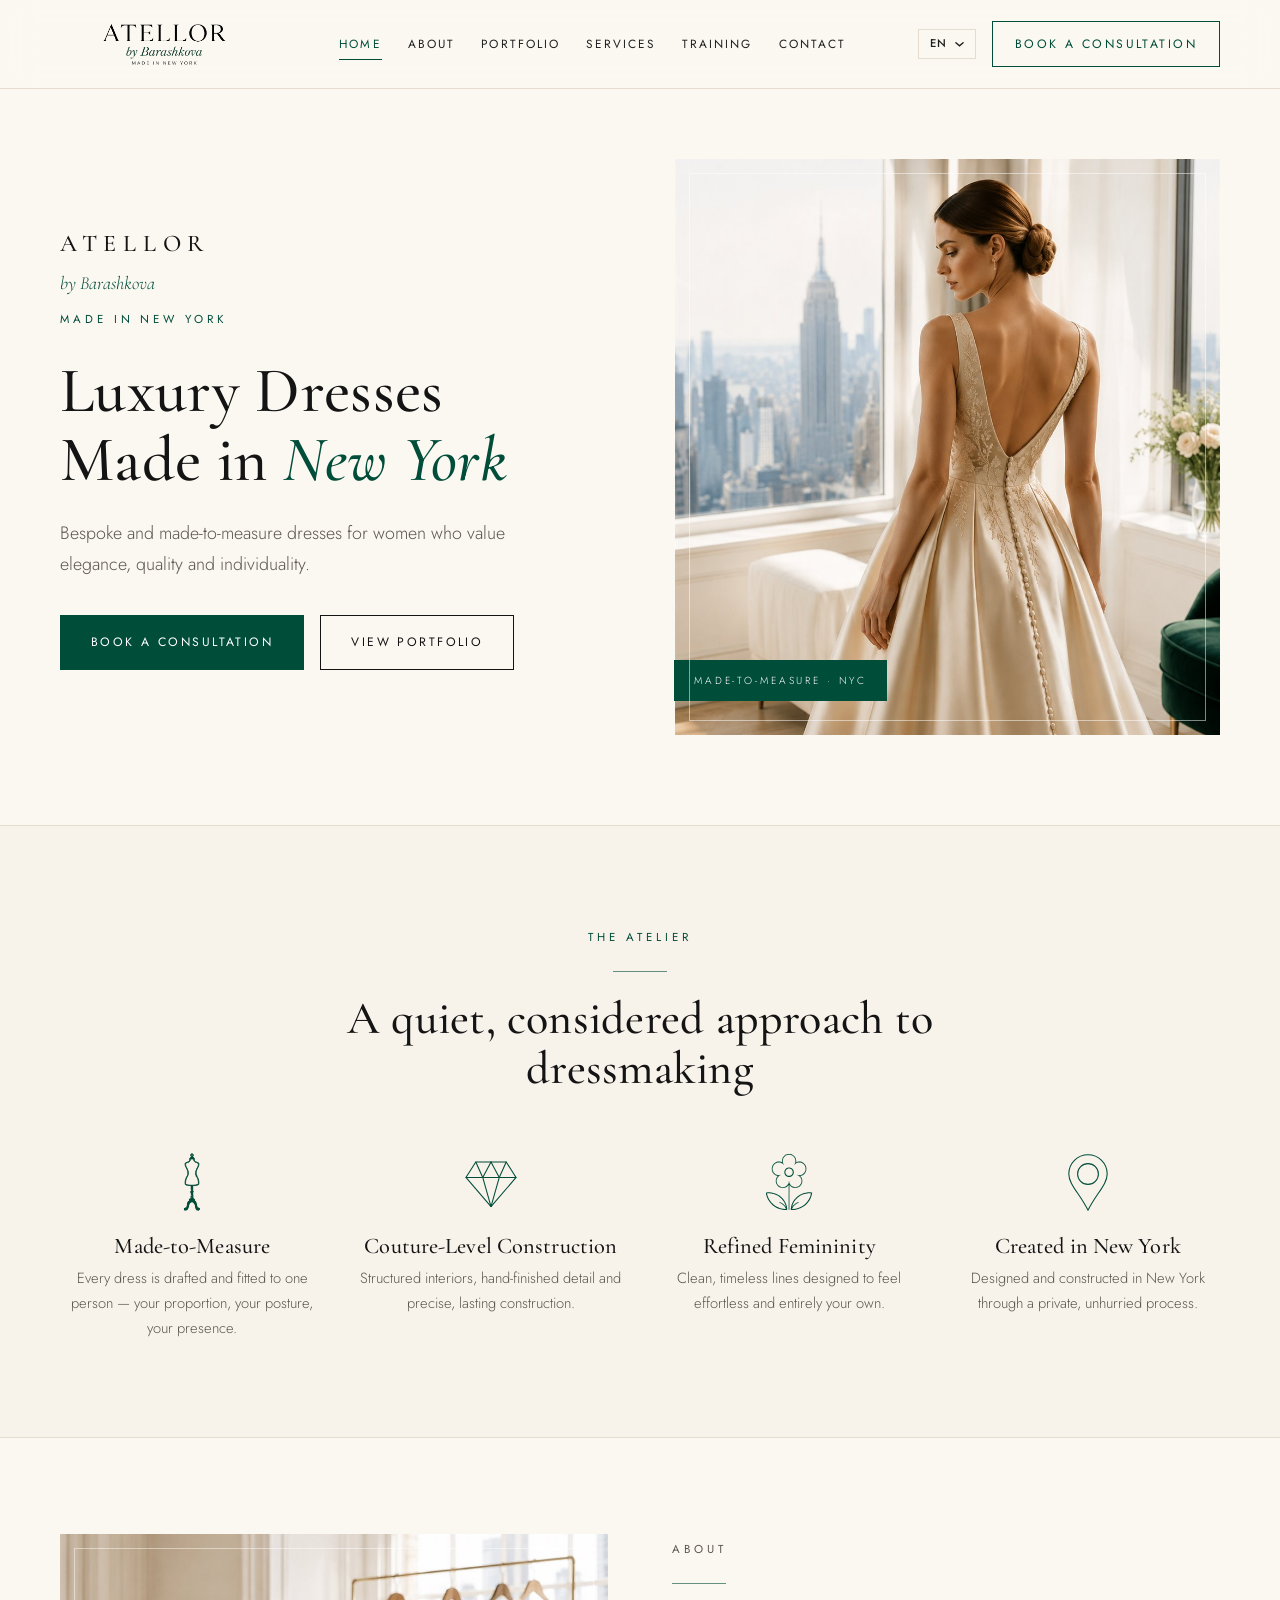
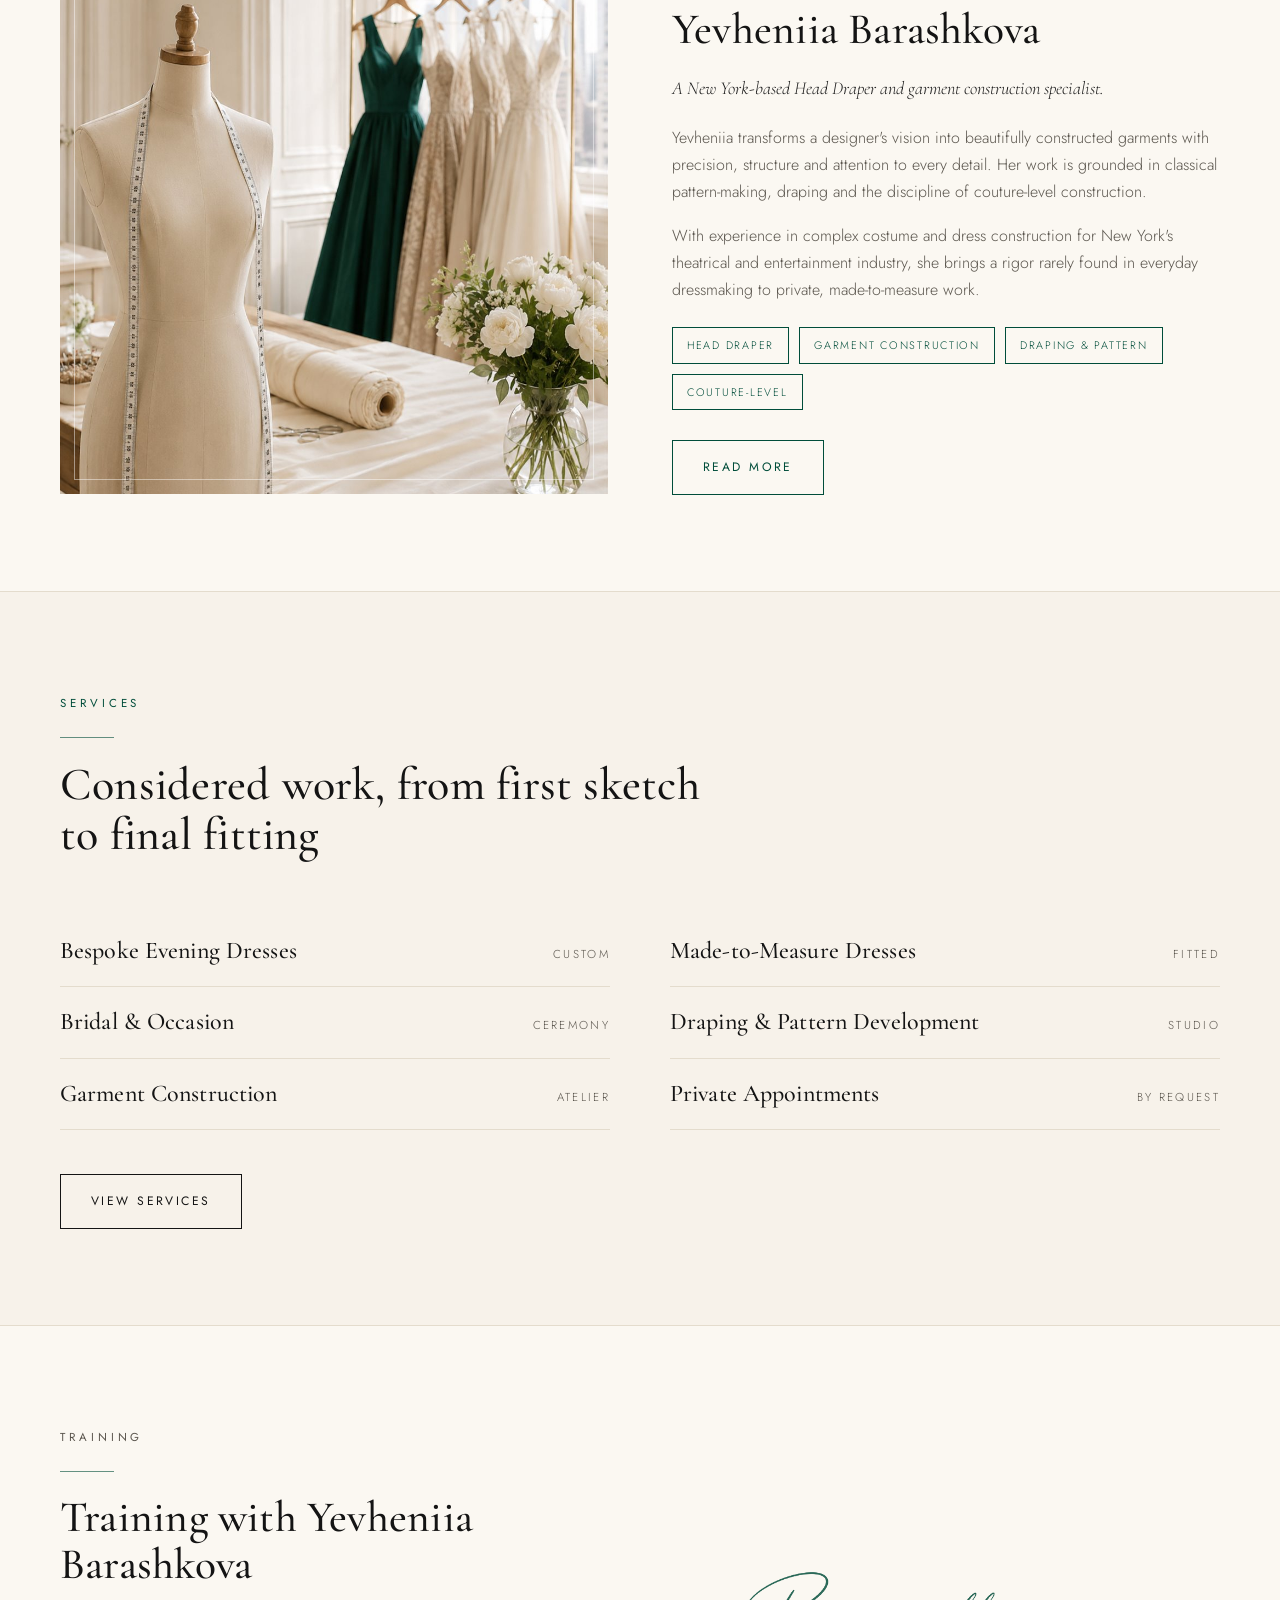
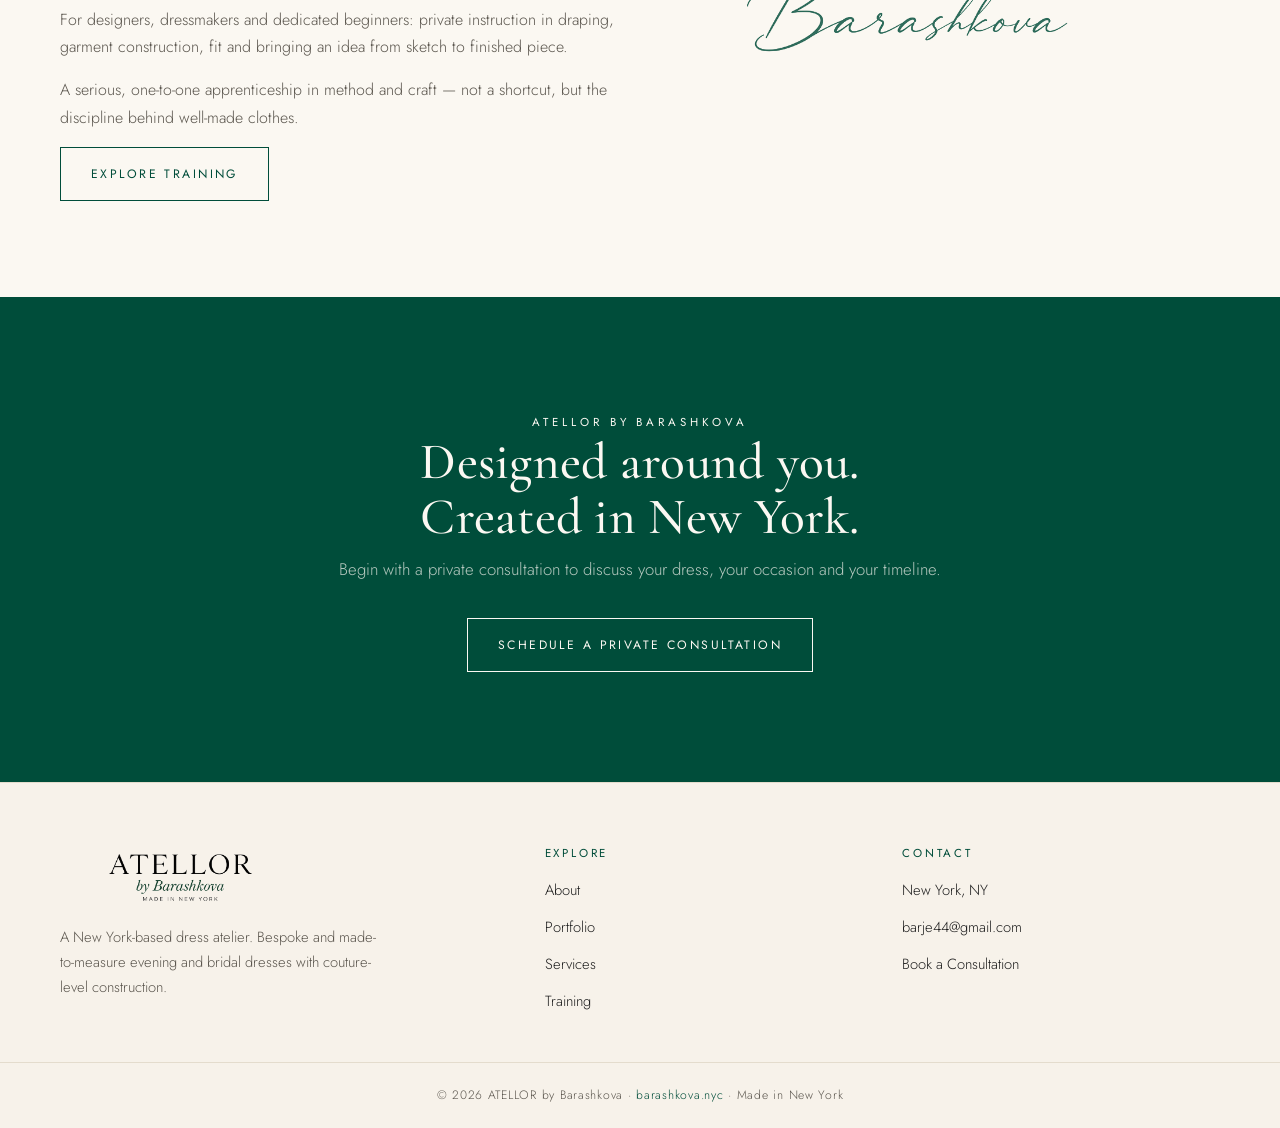
<file: index.html>
<!DOCTYPE html>
<html lang="en">
<head>
<meta charset="UTF-8">
<meta name="viewport" content="width=device-width, initial-scale=1.0">
<title>ATELLOR by Barashkova — Luxury Dresses Made in New York</title>
<meta name="description" content="ATELLOR by Barashkova is a New York-based dress atelier founded by Yevheniia Barashkova, Head Draper and garment construction specialist. Bespoke and made-to-measure evening and bridal dresses, created in New York.">
<meta name="keywords" content="luxury dresses New York, made to measure dresses NYC, bespoke dresses New York, custom evening dresses NYC, New York dress atelier, bridal and evening dresses NYC, garment construction specialist NYC">
<link rel="canonical" href="https://barashkova.nyc/">
<meta name="theme-color" content="#FBF8F2">
<meta property="og:type" content="website"><meta property="og:url" content="https://barashkova.nyc/"><meta property="og:title" content="ATELLOR by Barashkova — Luxury Dresses Made in New York"><meta property="og:description" content="A New York-based dress atelier. Bespoke and made-to-measure evening and bridal dresses with couture-level construction."><meta property="og:image" content="https://barashkova.nyc/assets/hero.jpg">
<meta name="twitter:card" content="summary_large_image"><meta name="twitter:title" content="ATELLOR by Barashkova — Luxury Dresses Made in New York"><meta name="twitter:description" content="A New York-based dress atelier. Bespoke and made-to-measure dresses with couture-level construction."><meta name="twitter:image" content="https://barashkova.nyc/assets/hero.jpg">
<link rel="icon" type="image/png" href="assets/favicon.png"><link rel="apple-touch-icon" href="assets/favicon.png">
<link rel="preconnect" href="https://fonts.googleapis.com"><link rel="preconnect" href="https://fonts.gstatic.com" crossorigin>
<link href="https://fonts.googleapis.com/css2?family=Cormorant+Garamond:ital,wght@0,400;0,500;0,600;1,400;1,500&family=Jost:wght@300;400;500&display=swap" rel="stylesheet">
<link rel="stylesheet" href="styles.css?v=20260706-3">
<script type="application/ld+json">
{"@context":"https://schema.org","@type":"ClothingStore","name":"ATELLOR by Barashkova","image":"https://barashkova.nyc/assets/hero.jpg","description":"New York-based dress atelier offering bespoke and made-to-measure evening and bridal dresses with couture-level construction.","url":"https://barashkova.nyc/","email":"barje44@gmail.com","address":{"@type":"PostalAddress","addressLocality":"New York","addressRegion":"NY","addressCountry":"US"},"founder":{"@type":"Person","name":"Yevheniia Barashkova","jobTitle":"Head Draper and Garment Construction Specialist"},"areaServed":"New York, NY"}
</script>
</head>
<body>

<header class="nav">
  <div class="nav-bg"></div>
  <div class="nav-inner">
    <a class="nav-logo" href="index.html" aria-label="ATELLOR by Barashkova — Home"><img src="assets/logo.png" alt="ATELLOR by Barashkova — Made in New York"></a>
    <nav class="nav-menu" id="navMenu">
      <a href="index.html" class="active" data-i18n="nav.home">Home</a>
      <a href="about.html" data-i18n="nav.about">About</a>
      <a href="portfolio.html" data-i18n="nav.portfolio">Portfolio</a>
      <a href="services.html" data-i18n="nav.services">Services</a>
      <a href="training.html" data-i18n="nav.training">Training</a>
      <a href="contact.html" data-i18n="nav.contact">Contact</a>
      <a href="contact.html" class="btn btn-ghost nav-cta" style="padding:12px 22px" data-i18n="book">Book a Consultation</a>
    </nav>
    <div class="nav-right">
      <div class="lang-sw" aria-label="Language"><button type="button" class="lang-trigger" aria-haspopup="true" aria-expanded="false"><span class="lang-code">EN</span><svg viewBox="0 0 10 6" fill="none" stroke="currentColor" stroke-width="1.5" stroke-linecap="round"><path d="M1 1.5l4 3.5 4-3.5"/></svg></button><div class="lang-menu" role="menu"><button type="button" data-lang="en" role="menuitem">English</button><button type="button" data-lang="ru" role="menuitem">Русский</button><button type="button" data-lang="uk" role="menuitem">Українська</button></div></div>
      <a href="contact.html" class="btn btn-ghost nav-cta desktop" style="padding:12px 22px" data-i18n="book">Book a Consultation</a>
      <button class="nav-burger" id="navBurger" aria-label="Menu" aria-expanded="false"><span></span><span></span><span></span></button>
    </div>
  </div>
</header>

<section class="hero">
  <div class="hero-copy">
    <div class="eyebrow-stack">
      <span class="big">ATELLOR</span>
      <span class="scr">by Barashkova</span>
      <span class="eyebrow" style="margin-top:8px">Made in New York</span>
    </div>
    <h1 data-i18n-html="h.h1">Luxury Dresses<br>Made in <em>New York</em></h1>
    <p class="sub" data-i18n="h.sub">Bespoke and made-to-measure dresses for women who value elegance, quality and individuality.</p>
    <div class="hero-actions">
      <a href="contact.html" class="btn btn-fill" data-i18n="book">Book a Consultation</a>
      <a href="portfolio.html" class="btn btn-outline" data-i18n="viewpf">View Portfolio</a>
    </div>
  </div>
  <div class="hero-photo">
    <img src="assets/hero.jpg" alt="Evening gown created at the ATELLOR by Barashkova atelier, with a New York skyline beyond the window" fetchpriority="high">
    <span class="tag" data-i18n="h.tag">Made-to-measure · NYC</span>
  </div>
</section>

<section class="band">
  <div class="sec">
    <div class="sec-head center">
      <span class="eyebrow" data-i18n="h.val.eyb">The Atelier</span>
      <div class="rule center"></div>
      <h2 data-i18n="h.val.h">A quiet, considered approach to dressmaking</h2>
    </div>
    <div class="values">
      <div class="value"><img src="assets/icon-form.svg" alt=""><h3 data-i18n="h.v1h">Made-to-Measure</h3><p data-i18n="h.v1p">Every dress is drafted and fitted to one person — your proportion, your posture, your presence.</p></div>
      <div class="value"><img src="assets/icon-diamond.svg" alt=""><h3 data-i18n="h.v2h">Couture-Level Construction</h3><p data-i18n="h.v2p">Structured interiors, hand-finished detail and precise, lasting construction.</p></div>
      <div class="value"><img src="assets/icon-flower.svg" alt=""><h3 data-i18n="h.v3h">Refined Femininity</h3><p data-i18n="h.v3p">Clean, timeless lines designed to feel effortless and entirely your own.</p></div>
      <div class="value"><img src="assets/icon-pin.svg" alt=""><h3 data-i18n="h.v4h">Created in New York</h3><p data-i18n="h.v4p">Designed and constructed in New York through a private, unhurried process.</p></div>
    </div>
  </div>
</section>

<section class="sec">
  <div class="about-split">
    <div class="photo"><img src="assets/atelier.jpg" alt="The ATELLOR by Barashkova atelier — a dress form, gowns on a rail and fabric in progress" loading="lazy"></div>
    <div>
      <span class="eyebrow muted" data-i18n="h.ab.eyb">About</span>
      <div class="rule"></div>
      <h2 data-i18n="h.ab.name">Yevheniia Barashkova</h2>
      <p class="lead" data-i18n="h.ab.lead">A New York-based Head Draper and garment construction specialist.</p>
      <p data-i18n="h.ab.p1">Yevheniia transforms a designer's vision into beautifully constructed garments with precision, structure and attention to every detail. Her work is grounded in classical pattern-making, draping and the discipline of couture-level construction.</p>
      <p data-i18n="h.ab.p2">With experience in complex costume and dress construction for New York's theatrical and entertainment industry, she brings a rigor rarely found in everyday dressmaking to private, made-to-measure work.</p>
      <div class="tags">
        <span class="tag-chip" data-i18n="tag.headdraper">Head Draper</span>
        <span class="tag-chip" data-i18n="tag.construction">Garment Construction</span>
        <span class="tag-chip" data-i18n="tag.draping">Draping &amp; Pattern</span>
        <span class="tag-chip" data-i18n="tag.couture">Couture-Level</span>
      </div>
      <a href="about.html" class="btn btn-ghost" data-i18n="readmore">Read More</a>
    </div>
  </div>
</section>

<section class="band">
  <div class="sec">
    <div class="sec-head">
      <span class="eyebrow" data-i18n="h.svc.eyb">Services</span>
      <div class="rule"></div>
      <h2 data-i18n="h.svc.h">Considered work, from first sketch to final fitting</h2>
    </div>
    <div class="svc-list">
      <div class="svc-item"><h3 data-i18n="svc.eve">Bespoke Evening Dresses</h3><span data-i18n="svc.eve.t">Custom</span></div>
      <div class="svc-item"><h3 data-i18n="svc.mtm">Made-to-Measure Dresses</h3><span data-i18n="svc.mtm.t">Fitted</span></div>
      <div class="svc-item"><h3 data-i18n="svc.bridal">Bridal &amp; Occasion</h3><span data-i18n="svc.bridal.t">Ceremony</span></div>
      <div class="svc-item"><h3 data-i18n="svc.drape">Draping &amp; Pattern Development</h3><span data-i18n="svc.drape.t">Studio</span></div>
      <div class="svc-item"><h3 data-i18n="svc.constr">Garment Construction</h3><span data-i18n="svc.constr.t">Atelier</span></div>
      <div class="svc-item"><h3 data-i18n="svc.priv">Private Appointments</h3><span data-i18n="svc.priv.t">By request</span></div>
    </div>
    <div style="margin-top:44px"><a href="services.html" class="btn btn-outline" data-i18n="h.svc.view">View Services</a></div>
  </div>
</section>

<section class="sec">
  <div class="teaser">
    <div class="txt">
      <span class="eyebrow muted" data-i18n="h.tr.eyb">Training</span>
      <div class="rule"></div>
      <h2 data-i18n="h.tr.h">Training with Yevheniia Barashkova</h2>
      <p data-i18n="h.tr.p1">For designers, dressmakers and dedicated beginners: private instruction in draping, garment construction, fit and bringing an idea from sketch to finished piece.</p>
      <p data-i18n="h.tr.p2">A serious, one-to-one apprenticeship in method and craft — not a shortcut, but the discipline behind well-made clothes.</p>
      <a href="training.html" class="btn btn-ghost" data-i18n="h.tr.explore">Explore Training</a>
    </div>
    <div class="art"><img src="assets/signature-emerald.png" alt="Barashkova" loading="lazy"></div>
  </div>
</section>

<section class="band-emerald">
  <div class="cta-band">
    <span class="eyebrow">ATELLOR by Barashkova</span>
    <h2 data-i18n-html="cta.designed.h">Designed around you.<br>Created in New York.</h2>
    <p data-i18n="cta.designed.p">Begin with a private consultation to discuss your dress, your occasion and your timeline.</p>
    <a href="contact.html" class="btn btn-outline" data-i18n="schedule">Schedule a Private Consultation</a>
  </div>
</section>

<footer>
  <div class="foot">
    <div class="foot-brand"><img src="assets/logo.png" alt="ATELLOR by Barashkova"><p data-i18n="foot.brand">A New York-based dress atelier. Bespoke and made-to-measure evening and bridal dresses with couture-level construction.</p></div>
    <div class="foot-col"><h4 data-i18n="foot.explore">Explore</h4><a href="about.html" data-i18n="nav.about">About</a><a href="portfolio.html" data-i18n="nav.portfolio">Portfolio</a><a href="services.html" data-i18n="nav.services">Services</a><a href="training.html" data-i18n="nav.training">Training</a></div>
    <div class="foot-col"><h4 data-i18n="foot.contact">Contact</h4><p data-i18n="foot.loc">New York, NY</p><a href="mailto:barje44@gmail.com">barje44@gmail.com</a><a href="contact.html" data-i18n="book">Book a Consultation</a></div>
  </div>
  <div class="foot-bottom">© 2026 ATELLOR by Barashkova · <a href="https://barashkova.nyc">barashkova.nyc</a> · Made in New York</div>
</footer>

<script src="i18n.js"></script>
<script>
(function(){var b=document.getElementById('navBurger'),m=document.getElementById('navMenu');b.addEventListener('click',function(){var o=m.classList.toggle('open');b.setAttribute('aria-expanded',o?'true':'false');});m.querySelectorAll('a').forEach(function(a){a.addEventListener('click',function(){m.classList.remove('open');});});})();
</script>
</body>
</html>
</file>
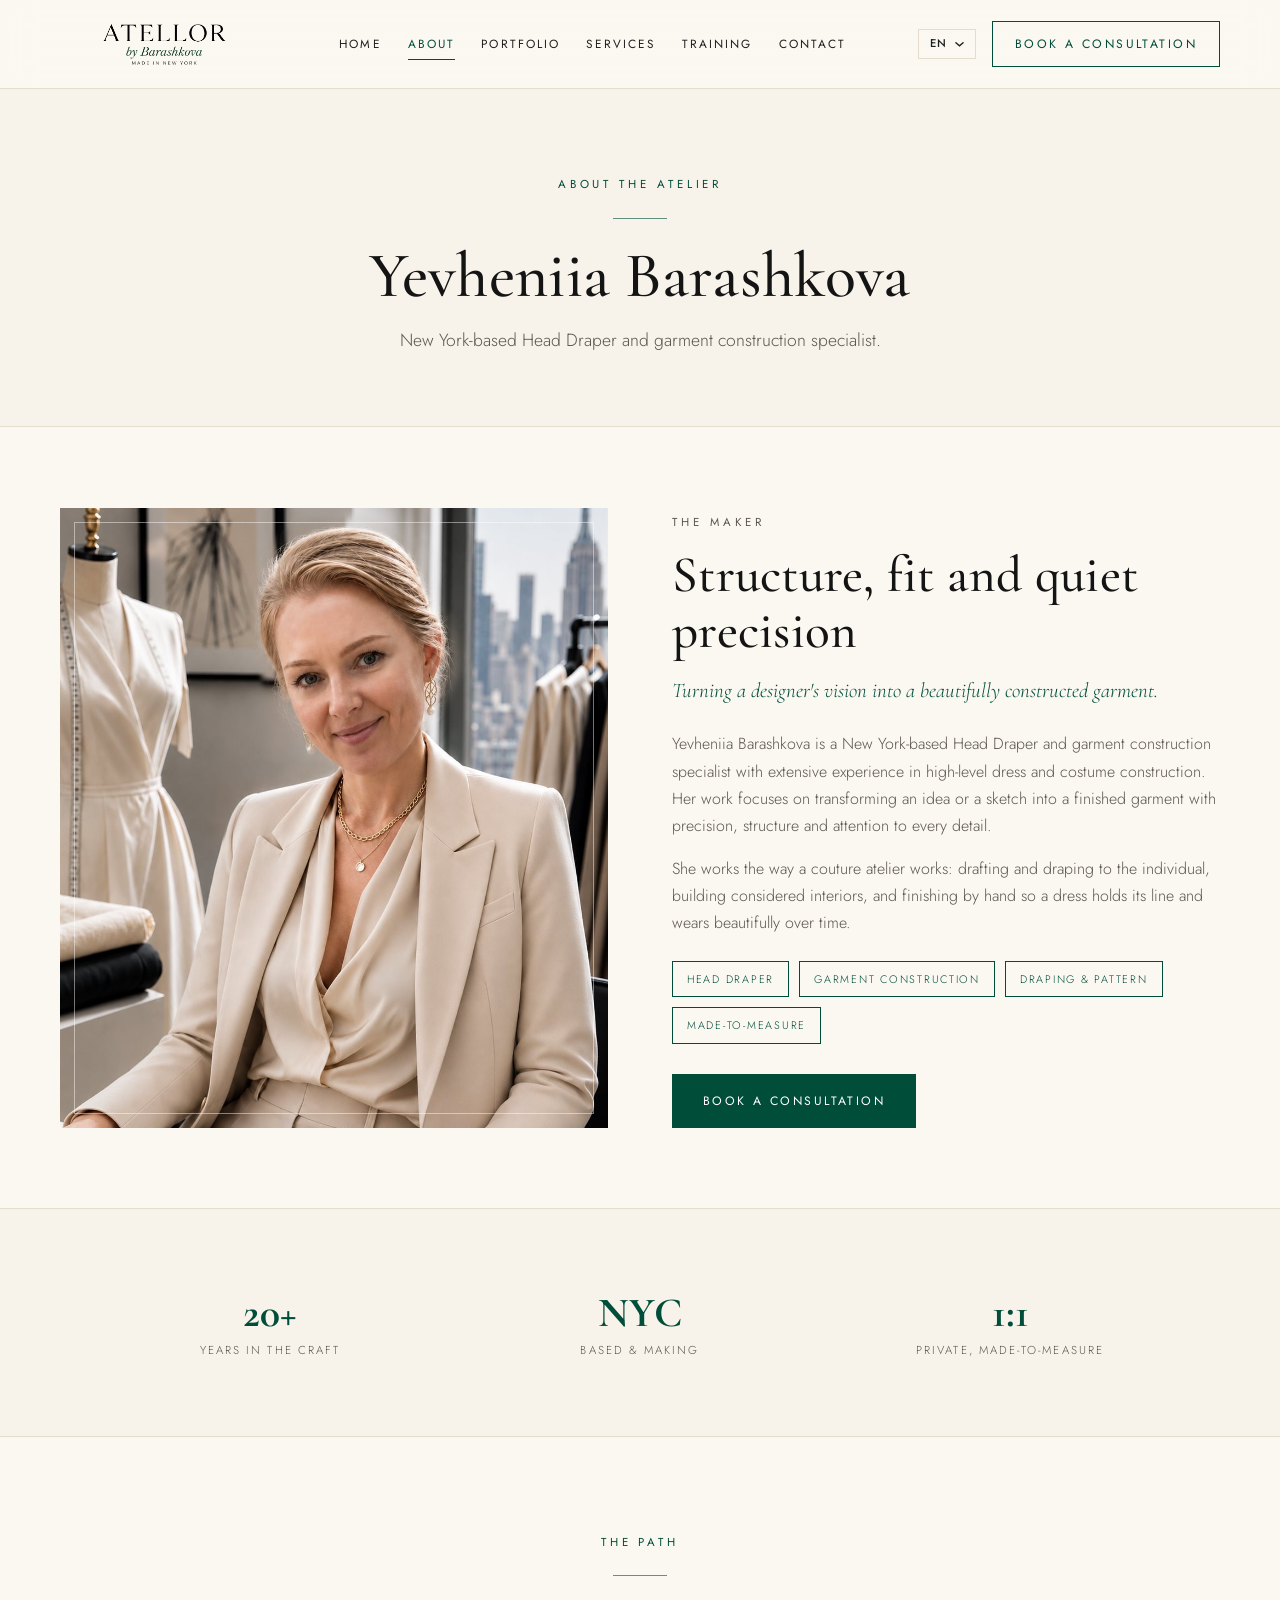
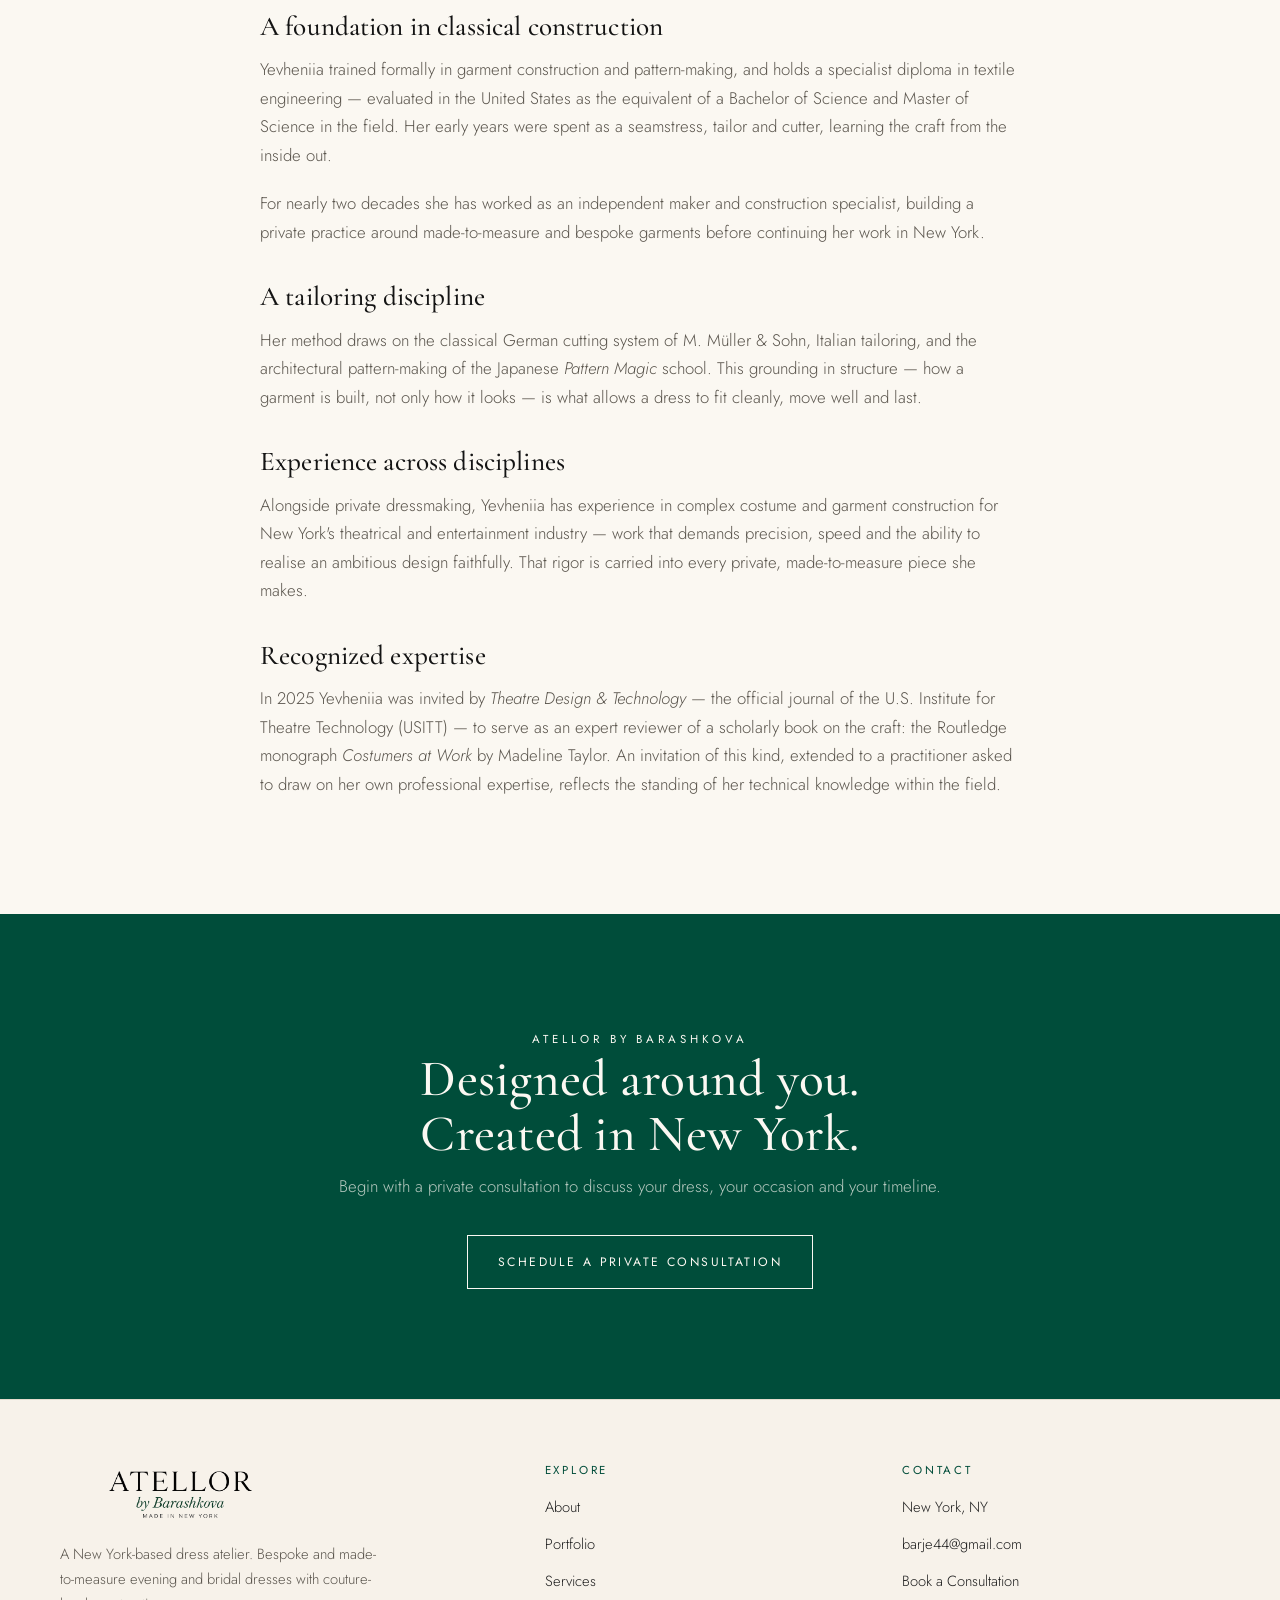
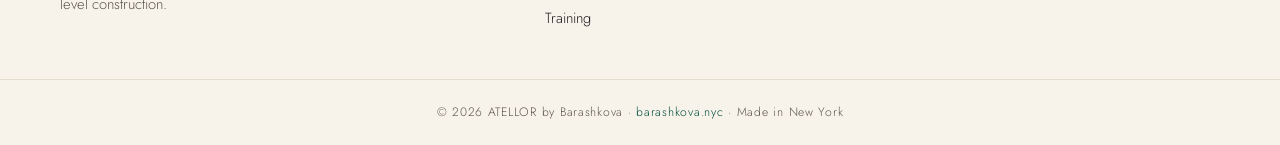
<file: about.html>
<!DOCTYPE html>
<html lang="en">
<head>
<meta charset="UTF-8">
<meta name="viewport" content="width=device-width, initial-scale=1.0">
<title>About Yevheniia Barashkova — Head Draper &amp; Garment Construction | ATELLOR</title>
<meta name="description" content="Yevheniia Barashkova is a New York-based Head Draper and garment construction specialist. Classical pattern-making, draping and couture-level construction behind the ATELLOR by Barashkova atelier.">
<meta name="keywords" content="Yevheniia Barashkova, Head Draper NYC, garment construction specialist NYC, draping New York, dressmaker New York">
<link rel="canonical" href="https://barashkova.nyc/about.html">
<meta name="theme-color" content="#FBF8F2">
<meta property="og:type" content="profile"><meta property="og:title" content="About Yevheniia Barashkova — ATELLOR by Barashkova"><meta property="og:description" content="New York-based Head Draper and garment construction specialist."><meta property="og:image" content="https://barashkova.nyc/assets/atelier.jpg"><meta property="og:url" content="https://barashkova.nyc/about.html">
<link rel="icon" type="image/png" href="assets/favicon.png"><link rel="apple-touch-icon" href="assets/favicon.png">
<link rel="preconnect" href="https://fonts.googleapis.com"><link rel="preconnect" href="https://fonts.gstatic.com" crossorigin>
<link href="https://fonts.googleapis.com/css2?family=Cormorant+Garamond:ital,wght@0,400;0,500;0,600;1,400;1,500&family=Jost:wght@300;400;500&display=swap" rel="stylesheet">
<link rel="stylesheet" href="styles.css?v=20260706-3">
</head>
<body>

<header class="nav">
  <div class="nav-bg"></div>
  <div class="nav-inner">
    <a class="nav-logo" href="index.html" aria-label="ATELLOR by Barashkova — Home"><img src="assets/logo.png" alt="ATELLOR by Barashkova — Made in New York"></a>
    <nav class="nav-menu" id="navMenu">
      <a href="index.html" data-i18n="nav.home">Home</a>
      <a href="about.html" class="active" data-i18n="nav.about">About</a>
      <a href="portfolio.html" data-i18n="nav.portfolio">Portfolio</a>
      <a href="services.html" data-i18n="nav.services">Services</a>
      <a href="training.html" data-i18n="nav.training">Training</a>
      <a href="contact.html" data-i18n="nav.contact">Contact</a>
      <a href="contact.html" class="btn btn-ghost nav-cta" style="padding:12px 22px" data-i18n="book">Book a Consultation</a>
    </nav>
    <div class="nav-right">
      <div class="lang-sw" aria-label="Language"><button type="button" class="lang-trigger" aria-haspopup="true" aria-expanded="false"><span class="lang-code">EN</span><svg viewBox="0 0 10 6" fill="none" stroke="currentColor" stroke-width="1.5" stroke-linecap="round"><path d="M1 1.5l4 3.5 4-3.5"/></svg></button><div class="lang-menu" role="menu"><button type="button" data-lang="en" role="menuitem">English</button><button type="button" data-lang="ru" role="menuitem">Русский</button><button type="button" data-lang="uk" role="menuitem">Українська</button></div></div>
      <a href="contact.html" class="btn btn-ghost nav-cta desktop" style="padding:12px 22px" data-i18n="book">Book a Consultation</a>
      <button class="nav-burger" id="navBurger" aria-label="Menu" aria-expanded="false"><span></span><span></span><span></span></button>
    </div>
  </div>
</header>

<section class="page-hero">
  <div class="inner">
    <span class="eyebrow" data-i18n="ab.ph.eyb">About the Atelier</span>
    <div class="rule center"></div>
    <h1 data-i18n="h.ab.name">Yevheniia Barashkova</h1>
    <p data-i18n="ab.ph.p">New York-based Head Draper and garment construction specialist.</p>
  </div>
</section>

<section class="about-hero">
  <div class="photo"><img src="assets/evgenia.jpg" alt="Yevheniia Barashkova, Head Draper, in her New York atelier" fetchpriority="high" style="object-position:center 20%"></div>
  <div>
    <span class="eyebrow muted" data-i18n="ab.eyb">The Maker</span>
    <h1 data-i18n="ab.h">Structure, fit and quiet precision</h1>
    <p class="lead" data-i18n="ab.lead">Turning a designer's vision into a beautifully constructed garment.</p>
    <p data-i18n="ab.p1">Yevheniia Barashkova is a New York-based Head Draper and garment construction specialist with extensive experience in high-level dress and costume construction. Her work focuses on transforming an idea or a sketch into a finished garment with precision, structure and attention to every detail.</p>
    <p data-i18n="ab.p2">She works the way a couture atelier works: drafting and draping to the individual, building considered interiors, and finishing by hand so a dress holds its line and wears beautifully over time.</p>
    <div class="tags">
      <span class="tag-chip" data-i18n="tag.headdraper">Head Draper</span>
      <span class="tag-chip" data-i18n="tag.construction">Garment Construction</span>
      <span class="tag-chip" data-i18n="tag.draping">Draping &amp; Pattern</span>
      <span class="tag-chip" data-i18n="tag.mtm">Made-to-Measure</span>
    </div>
    <a href="contact.html" class="btn btn-fill" data-i18n="book">Book a Consultation</a>
  </div>
</section>

<section class="band">
  <div class="sec" style="padding-top:64px;padding-bottom:64px">
    <div class="stat-row">
      <div class="s"><b>20+</b><span data-i18n="ab.stat1">Years in the craft</span></div>
      <div class="s"><b>NYC</b><span data-i18n="ab.stat2">Based &amp; making</span></div>
      <div class="s"><b>1:1</b><span data-i18n="ab.stat3">Private, made-to-measure</span></div>
    </div>
  </div>
</section>

<section class="sec">
  <div class="prose">
    <span class="eyebrow" style="display:block;text-align:center;margin-bottom:8px" data-i18n="ab.path.eyb">The Path</span>
    <div class="rule center"></div>
    <h3 data-i18n="ab.path.h1">A foundation in classical construction</h3>
    <p data-i18n="ab.path.p1">Yevheniia trained formally in garment construction and pattern-making, and holds a specialist diploma in textile engineering — evaluated in the United States as the equivalent of a Bachelor of Science and Master of Science in the field. Her early years were spent as a seamstress, tailor and cutter, learning the craft from the inside out.</p>
    <p data-i18n="ab.path.p2">For nearly two decades she has worked as an independent maker and construction specialist, building a private practice around made-to-measure and bespoke garments before continuing her work in New York.</p>
    <h3 data-i18n="ab.path.h2">A tailoring discipline</h3>
    <p data-i18n-html="ab.path.p3">Her method draws on the classical German cutting system of M. Müller &amp; Sohn, Italian tailoring, and the architectural pattern-making of the Japanese <em>Pattern Magic</em> school. This grounding in structure — how a garment is built, not only how it looks — is what allows a dress to fit cleanly, move well and last.</p>
    <h3 data-i18n="ab.path.h3">Experience across disciplines</h3>
    <p data-i18n="ab.path.p4">Alongside private dressmaking, Yevheniia has experience in complex costume and garment construction for New York's theatrical and entertainment industry — work that demands precision, speed and the ability to realise an ambitious design faithfully. That rigor is carried into every private, made-to-measure piece she makes.</p>
    <h3 data-i18n="ab.path.h4">Recognized expertise</h3>
    <p data-i18n-html="ab.path.p5">In 2025 Yevheniia was invited by <em>Theatre Design &amp; Technology</em> — the official journal of the U.S. Institute for Theatre Technology (USITT) — to serve as an expert reviewer of a scholarly book on the craft: the Routledge monograph <em>Costumers at Work</em> by Madeline Taylor. An invitation of this kind, extended to a practitioner asked to draw on her own professional expertise, reflects the standing of her technical knowledge within the field.</p>
  </div>
</section>

<section class="band-emerald">
  <div class="cta-band">
    <span class="eyebrow">ATELLOR by Barashkova</span>
    <h2 data-i18n-html="cta.designed.h">Designed around you.<br>Created in New York.</h2>
    <p data-i18n="cta.designed.p">Begin with a private consultation to discuss your dress, your occasion and your timeline.</p>
    <a href="contact.html" class="btn btn-outline" data-i18n="schedule">Schedule a Private Consultation</a>
  </div>
</section>

<footer>
  <div class="foot">
    <div class="foot-brand"><img src="assets/logo.png" alt="ATELLOR by Barashkova"><p data-i18n="foot.brand">A New York-based dress atelier. Bespoke and made-to-measure evening and bridal dresses with couture-level construction.</p></div>
    <div class="foot-col"><h4 data-i18n="foot.explore">Explore</h4><a href="about.html" data-i18n="nav.about">About</a><a href="portfolio.html" data-i18n="nav.portfolio">Portfolio</a><a href="services.html" data-i18n="nav.services">Services</a><a href="training.html" data-i18n="nav.training">Training</a></div>
    <div class="foot-col"><h4 data-i18n="foot.contact">Contact</h4><p data-i18n="foot.loc">New York, NY</p><a href="mailto:barje44@gmail.com">barje44@gmail.com</a><a href="contact.html" data-i18n="book">Book a Consultation</a></div>
  </div>
  <div class="foot-bottom">© 2026 ATELLOR by Barashkova · <a href="https://barashkova.nyc">barashkova.nyc</a> · Made in New York</div>
</footer>

<script src="i18n.js"></script>
<script>
(function(){var b=document.getElementById('navBurger'),m=document.getElementById('navMenu');b.addEventListener('click',function(){var o=m.classList.toggle('open');b.setAttribute('aria-expanded',o?'true':'false');});m.querySelectorAll('a').forEach(function(a){a.addEventListener('click',function(){m.classList.remove('open');});});})();
</script>
</body>
</html>
</file>
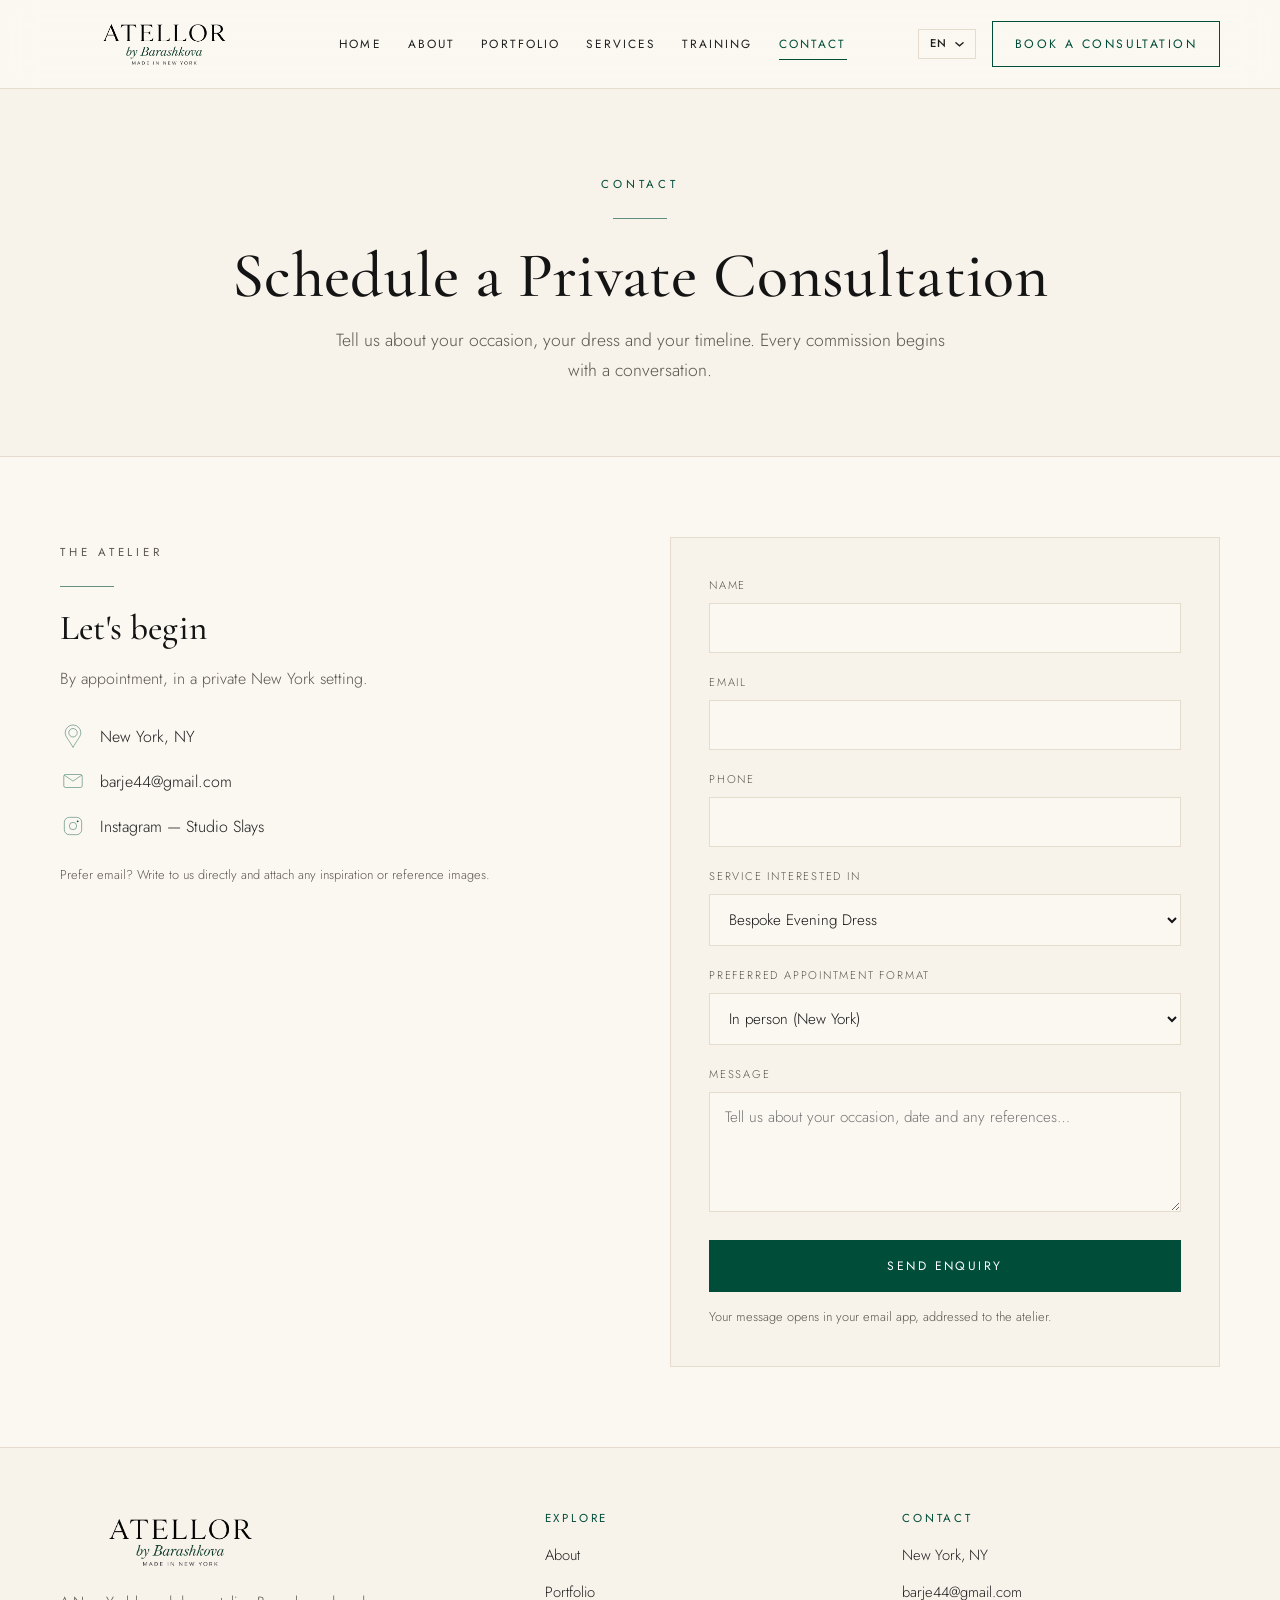
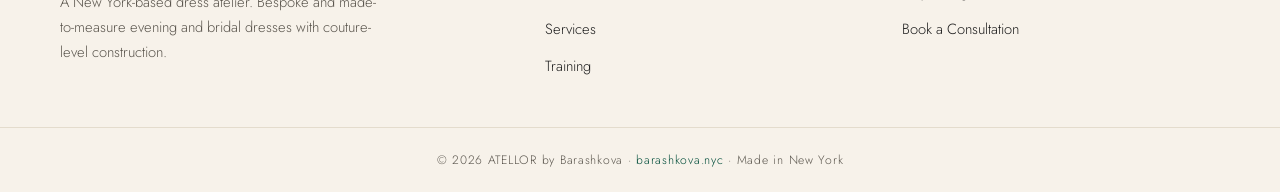
<file: contact.html>
<!DOCTYPE html>
<html lang="en">
<head>
<meta charset="UTF-8">
<meta name="viewport" content="width=device-width, initial-scale=1.0">
<title>Contact &amp; Book a Consultation — ATELLOR by Barashkova, New York</title>
<meta name="description" content="Schedule a private consultation with ATELLOR by Barashkova in New York. Bespoke and made-to-measure evening and bridal dresses. Enquire by email or through the form.">
<meta name="keywords" content="book dress consultation NYC, New York dress atelier contact, made to measure appointment NYC, bespoke dress New York contact">
<link rel="canonical" href="https://barashkova.nyc/contact.html">
<meta name="theme-color" content="#FBF8F2">
<meta property="og:type" content="website"><meta property="og:title" content="Contact — ATELLOR by Barashkova"><meta property="og:description" content="Schedule a private consultation in New York."><meta property="og:image" content="https://barashkova.nyc/assets/hero.jpg"><meta property="og:url" content="https://barashkova.nyc/contact.html">
<link rel="icon" type="image/png" href="assets/favicon.png"><link rel="apple-touch-icon" href="assets/favicon.png">
<link rel="preconnect" href="https://fonts.googleapis.com"><link rel="preconnect" href="https://fonts.gstatic.com" crossorigin>
<link href="https://fonts.googleapis.com/css2?family=Cormorant+Garamond:ital,wght@0,400;0,500;0,600;1,400;1,500&family=Jost:wght@300;400;500&display=swap" rel="stylesheet">
<link rel="stylesheet" href="styles.css?v=20260706-3">
</head>
<body>

<header class="nav">
  <div class="nav-bg"></div>
  <div class="nav-inner">
    <a class="nav-logo" href="index.html" aria-label="ATELLOR by Barashkova — Home"><img src="assets/logo.png" alt="ATELLOR by Barashkova — Made in New York"></a>
    <nav class="nav-menu" id="navMenu">
      <a href="index.html" data-i18n="nav.home">Home</a>
      <a href="about.html" data-i18n="nav.about">About</a>
      <a href="portfolio.html" data-i18n="nav.portfolio">Portfolio</a>
      <a href="services.html" data-i18n="nav.services">Services</a>
      <a href="training.html" data-i18n="nav.training">Training</a>
      <a href="contact.html" class="active" data-i18n="nav.contact">Contact</a>
      <a href="contact.html" class="btn btn-ghost nav-cta" style="padding:12px 22px" data-i18n="book">Book a Consultation</a>
    </nav>
    <div class="nav-right">
      <div class="lang-sw" aria-label="Language"><button type="button" class="lang-trigger" aria-haspopup="true" aria-expanded="false"><span class="lang-code">EN</span><svg viewBox="0 0 10 6" fill="none" stroke="currentColor" stroke-width="1.5" stroke-linecap="round"><path d="M1 1.5l4 3.5 4-3.5"/></svg></button><div class="lang-menu" role="menu"><button type="button" data-lang="en" role="menuitem">English</button><button type="button" data-lang="ru" role="menuitem">Русский</button><button type="button" data-lang="uk" role="menuitem">Українська</button></div></div>
      <a href="contact.html" class="btn btn-ghost nav-cta desktop" style="padding:12px 22px" data-i18n="book">Book a Consultation</a>
      <button class="nav-burger" id="navBurger" aria-label="Menu" aria-expanded="false"><span></span><span></span><span></span></button>
    </div>
  </div>
</header>

<section class="page-hero">
  <div class="inner">
    <span class="eyebrow" data-i18n="nav.contact">Contact</span>
    <div class="rule center"></div>
    <h1 data-i18n="schedule">Schedule a Private Consultation</h1>
    <p data-i18n="ct.ph.p">Tell us about your occasion, your dress and your timeline. Every commission begins with a conversation.</p>
  </div>
</section>

<section class="contact-grid">
  <div class="contact-info">
    <span class="eyebrow muted" data-i18n="ct.eyb">The Atelier</span>
    <div class="rule"></div>
    <h2 data-i18n="ct.h">Let's begin</h2>
    <p class="lead" data-i18n="ct.lead">By appointment, in a private New York setting.</p>
    <div class="row"><img src="assets/icon-pin.svg" alt=""><span data-i18n="foot.loc">New York, NY</span></div>
    <div class="row"><img src="assets/icon-mail.svg" alt=""><a href="mailto:barje44@gmail.com">barje44@gmail.com</a></div>
    <div class="row"><img src="assets/icon-instagram.svg" alt=""><a href="https://instagram.com/studio.slays" target="_blank" rel="noopener">Instagram — Studio Slays</a></div>
    <p class="form-note" style="margin-top:24px" data-i18n="ct.note1">Prefer email? Write to us directly and attach any inspiration or reference images.</p>
  </div>

  <form class="enquiry" method="POST" action="https://formsubmit.co/barashkova7734848@gmail.com">
    <input type="hidden" name="_subject" value="Consultation enquiry from barashkova.nyc">
    <input type="hidden" name="_captcha" value="false">
    <div class="field"><label for="f-name" data-i18n="form.name">Name</label><input id="f-name" name="name" type="text" required></div>
    <div class="field"><label for="f-email" data-i18n="form.email">Email</label><input id="f-email" name="email" type="email" required></div>
    <div class="field"><label for="f-phone" data-i18n="form.phone">Phone</label><input id="f-phone" name="phone" type="tel"></div>
    <div class="field"><label for="f-service" data-i18n="form.service">Service interested in</label>
      <select id="f-service" name="service">
        <option data-i18n="form.opt.eve">Bespoke Evening Dress</option>
        <option data-i18n="form.opt.mtm">Made-to-Measure Dress</option>
        <option data-i18n="form.opt.bridal">Bridal &amp; Occasion</option>
        <option data-i18n="form.opt.drape">Draping &amp; Pattern Development</option>
        <option data-i18n="form.opt.constr">Garment Construction</option>
        <option data-i18n="form.opt.train">Training</option>
        <option data-i18n="form.opt.other">Other</option>
      </select></div>
    <div class="field"><label for="f-format" data-i18n="form.format">Preferred appointment format</label>
      <select id="f-format" name="format">
        <option data-i18n="form.opt.inperson">In person (New York)</option>
        <option data-i18n="form.opt.video">Video call</option>
        <option data-i18n="form.opt.either">Either</option>
      </select></div>
    <div class="field"><label for="f-msg" data-i18n="form.msg">Message</label><textarea id="f-msg" name="message" data-i18n-ph="form.msg.ph" placeholder="Tell us about your occasion, date and any references…"></textarea></div>
    <button type="submit" class="btn btn-fill" style="width:100%" data-i18n="form.send">Send Enquiry</button>
    <p class="form-note" id="formNote" data-i18n="form.note2">Your enquiry will be sent to the atelier securely.</p>
  </form>
</section>

<footer>
  <div class="foot">
    <div class="foot-brand"><img src="assets/logo.png" alt="ATELLOR by Barashkova"><p data-i18n="foot.brand">A New York-based dress atelier. Bespoke and made-to-measure evening and bridal dresses with couture-level construction.</p></div>
    <div class="foot-col"><h4 data-i18n="foot.explore">Explore</h4><a href="about.html" data-i18n="nav.about">About</a><a href="portfolio.html" data-i18n="nav.portfolio">Portfolio</a><a href="services.html" data-i18n="nav.services">Services</a><a href="training.html" data-i18n="nav.training">Training</a></div>
    <div class="foot-col"><h4 data-i18n="foot.contact">Contact</h4><p data-i18n="foot.loc">New York, NY</p><a href="mailto:barje44@gmail.com">barje44@gmail.com</a><a href="contact.html" data-i18n="book">Book a Consultation</a></div>
  </div>
  <div class="foot-bottom">© 2026 ATELLOR by Barashkova · <a href="https://barashkova.nyc">barashkova.nyc</a> · Made in New York</div>
</footer>

<script src="i18n.js"></script>
<script>
(function(){var b=document.getElementById('navBurger'),m=document.getElementById('navMenu');b.addEventListener('click',function(){var o=m.classList.toggle('open');b.setAttribute('aria-expanded',o?'true':'false');});m.querySelectorAll('a').forEach(function(a){a.addEventListener('click',function(){m.classList.remove('open');});});})();
</script>
</body>
</html>
</file>
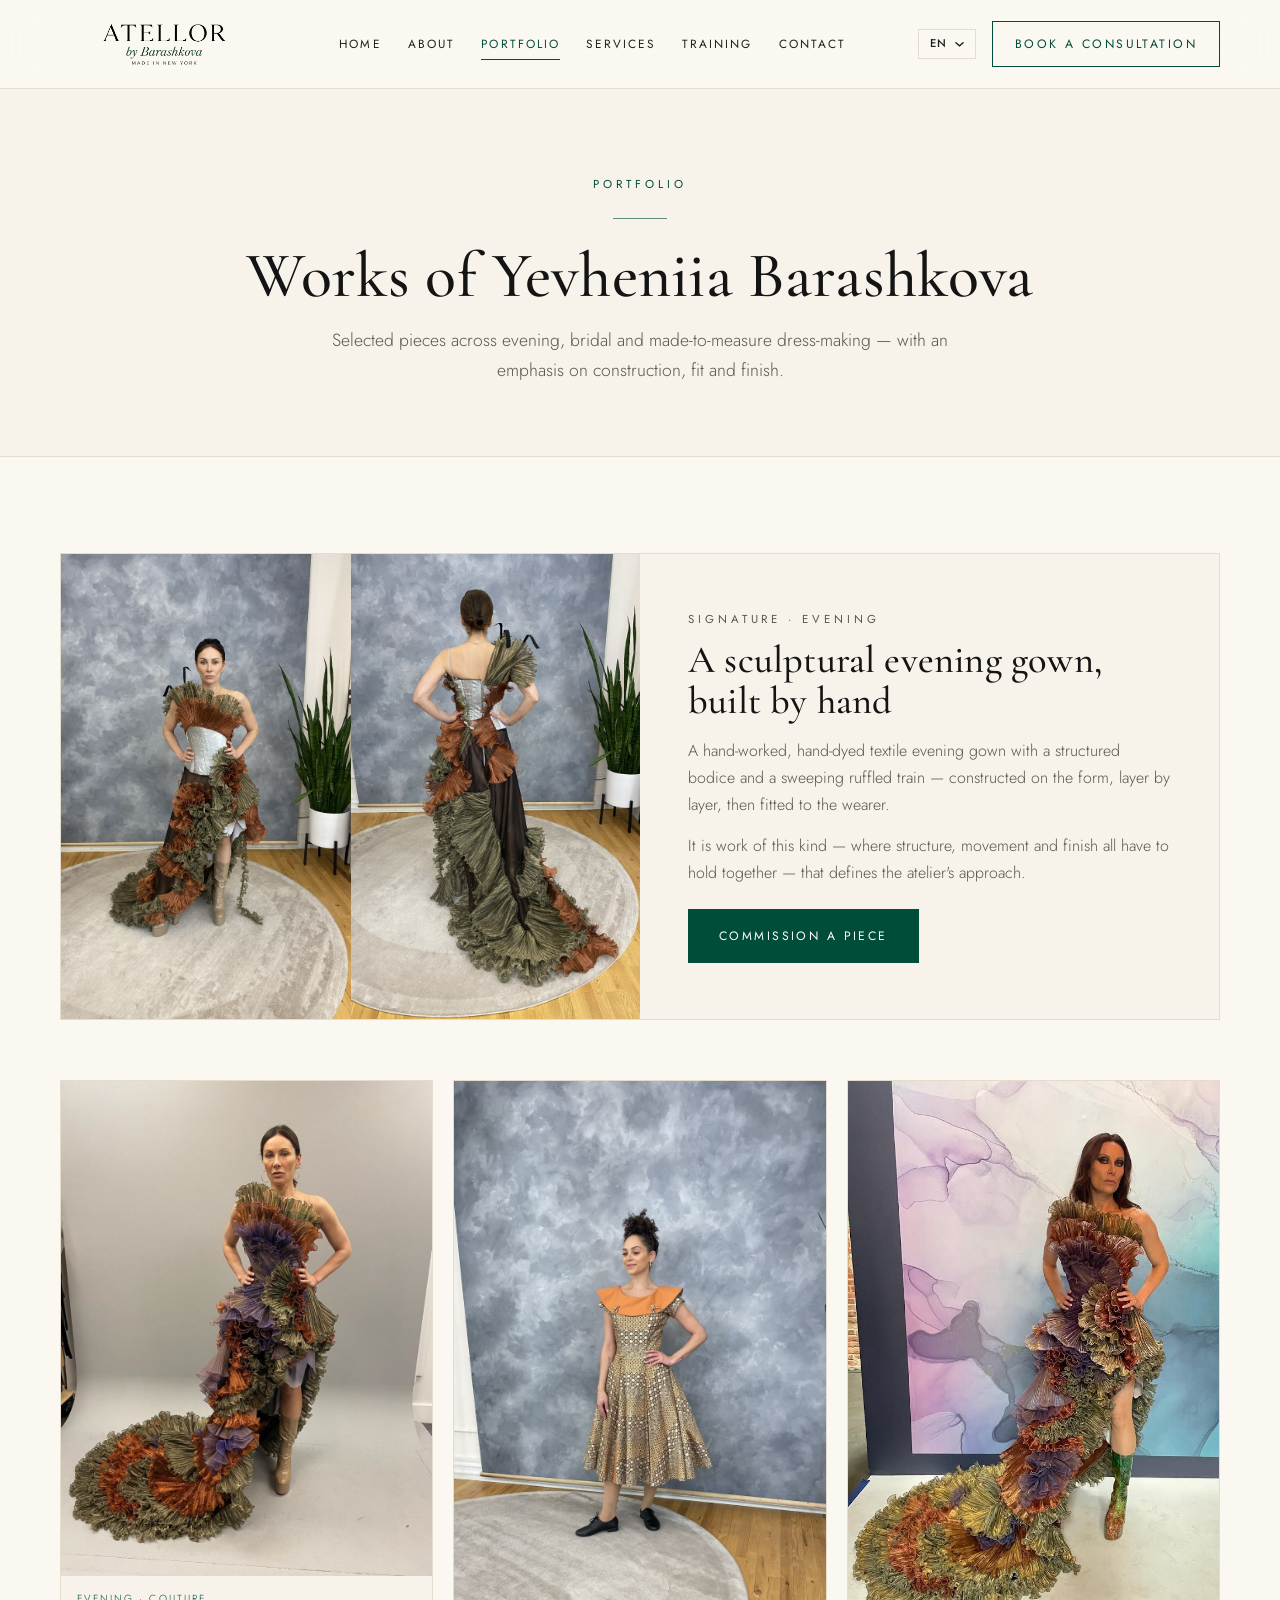
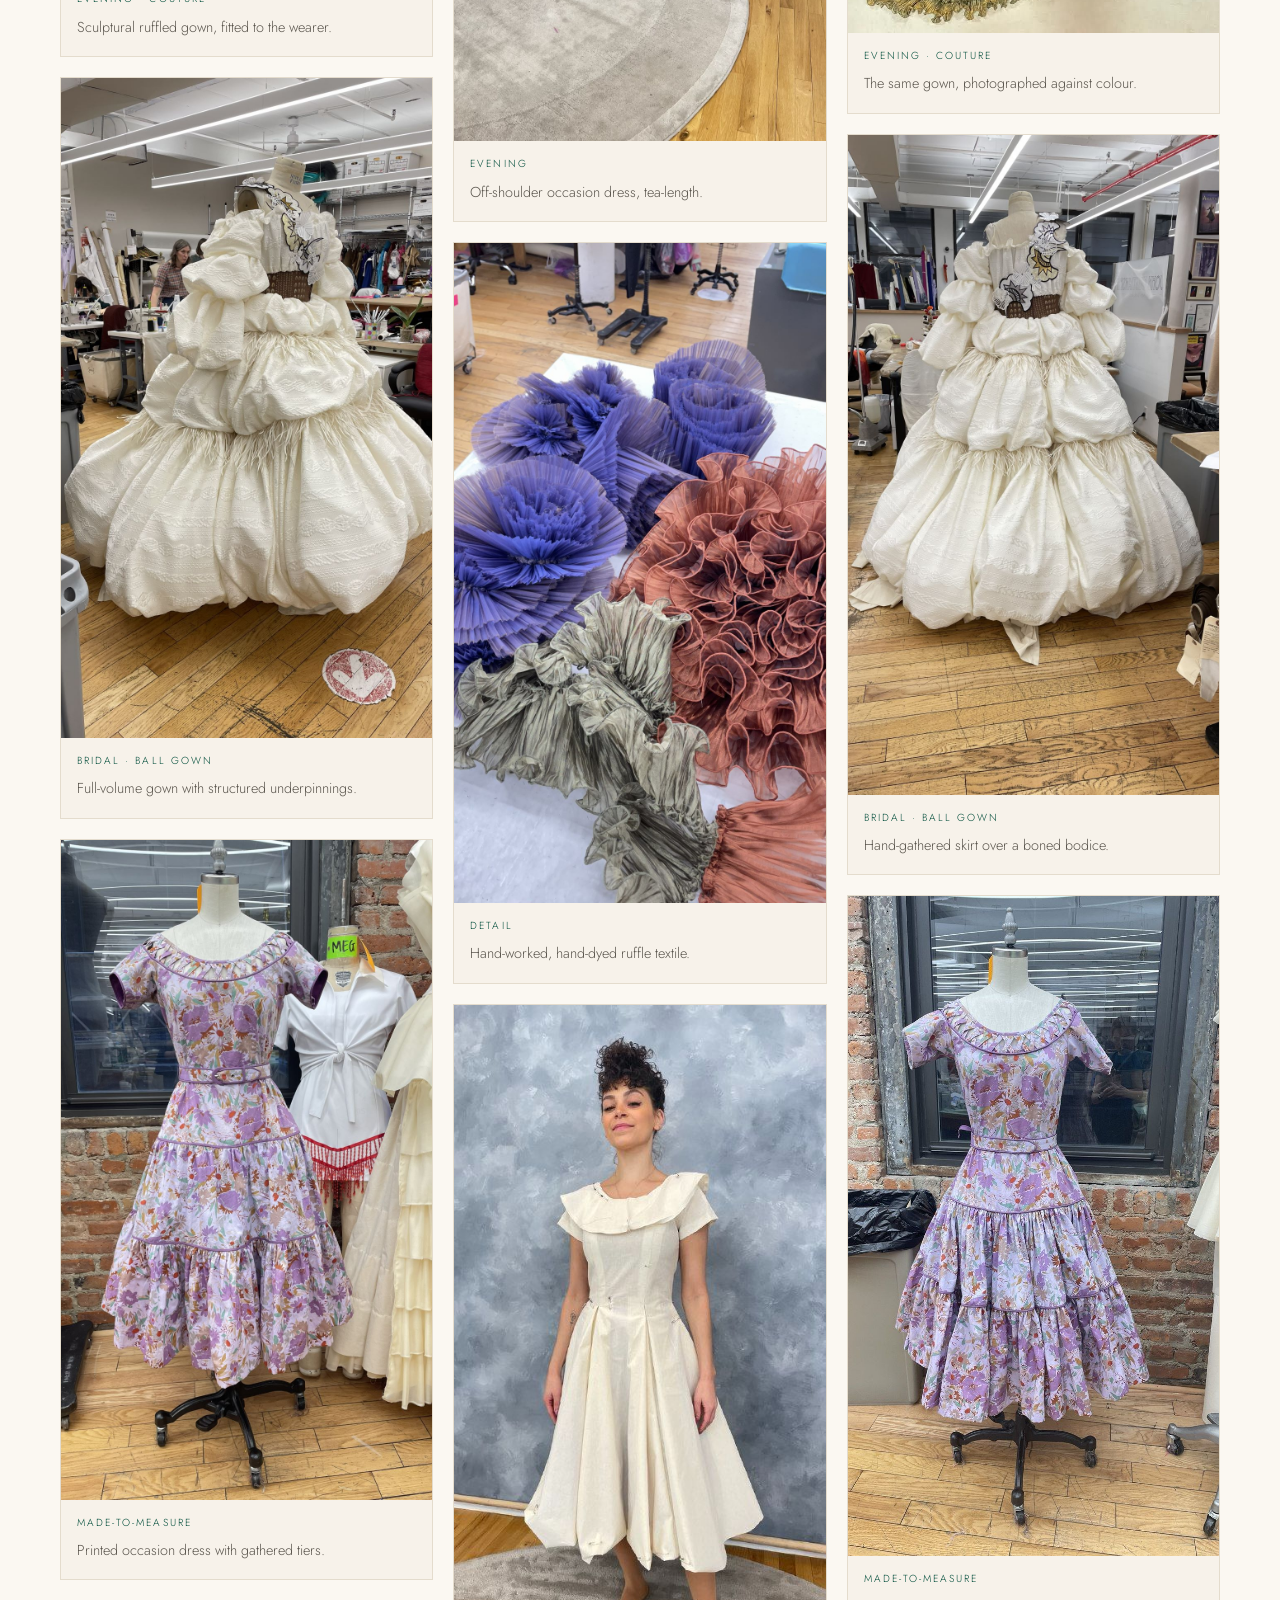
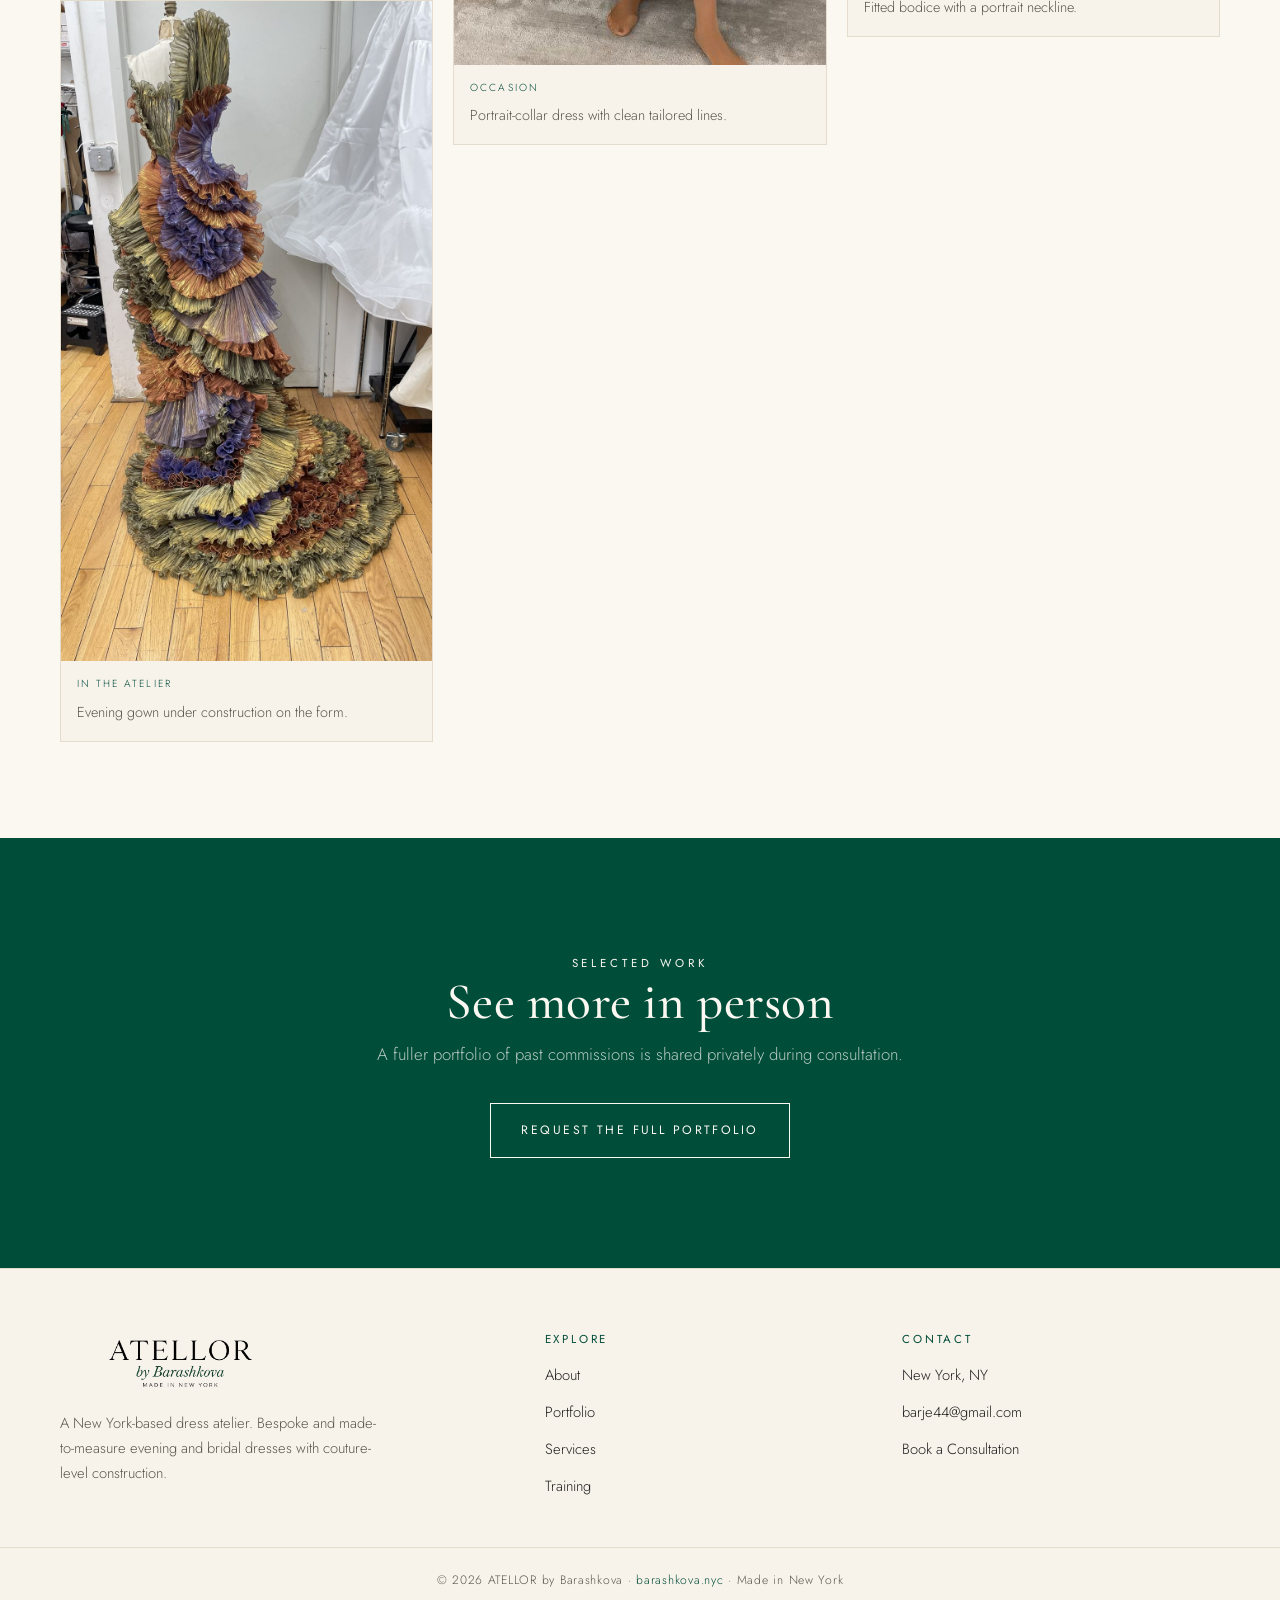
<file: portfolio.html>
<!DOCTYPE html>
<html lang="en">
<head>
<meta charset="UTF-8">
<meta name="viewport" content="width=device-width, initial-scale=1.0">
<title>Portfolio — Works by Yevheniia Barashkova | ATELLOR, New York</title>
<meta name="description" content="Selected work by Yevheniia Barashkova — sculptural evening gowns, bridal and ball gowns, made-to-measure and occasion dresses, with an emphasis on construction, fit and finish. Created in New York.">
<meta name="keywords" content="New York dress atelier portfolio, bespoke dresses New York, evening dresses NYC, bridal dresses NYC, made to measure dresses NYC, garment construction portfolio">
<link rel="canonical" href="https://barashkova.nyc/portfolio.html">
<meta name="theme-color" content="#FBF8F2">
<meta property="og:type" content="website"><meta property="og:title" content="Portfolio — Works by Yevheniia Barashkova"><meta property="og:description" content="Selected bespoke and made-to-measure work, created in New York."><meta property="og:image" content="https://barashkova.nyc/assets/work/couture-1.jpg"><meta property="og:url" content="https://barashkova.nyc/portfolio.html">
<link rel="icon" type="image/png" href="assets/favicon.png"><link rel="apple-touch-icon" href="assets/favicon.png">
<link rel="preconnect" href="https://fonts.googleapis.com"><link rel="preconnect" href="https://fonts.gstatic.com" crossorigin>
<link href="https://fonts.googleapis.com/css2?family=Cormorant+Garamond:ital,wght@0,400;0,500;0,600;1,400;1,500&family=Jost:wght@300;400;500&display=swap" rel="stylesheet">
<link rel="stylesheet" href="styles.css?v=20260706-3">
</head>
<body>

<header class="nav">
  <div class="nav-bg"></div>
  <div class="nav-inner">
    <a class="nav-logo" href="index.html" aria-label="ATELLOR by Barashkova — Home"><img src="assets/logo.png" alt="ATELLOR by Barashkova — Made in New York"></a>
    <nav class="nav-menu" id="navMenu">
      <a href="index.html" data-i18n="nav.home">Home</a>
      <a href="about.html" data-i18n="nav.about">About</a>
      <a href="portfolio.html" class="active" data-i18n="nav.portfolio">Portfolio</a>
      <a href="services.html" data-i18n="nav.services">Services</a>
      <a href="training.html" data-i18n="nav.training">Training</a>
      <a href="contact.html" data-i18n="nav.contact">Contact</a>
      <a href="contact.html" class="btn btn-ghost nav-cta" style="padding:12px 22px" data-i18n="book">Book a Consultation</a>
    </nav>
    <div class="nav-right">
      <div class="lang-sw" aria-label="Language"><button type="button" class="lang-trigger" aria-haspopup="true" aria-expanded="false"><span class="lang-code">EN</span><svg viewBox="0 0 10 6" fill="none" stroke="currentColor" stroke-width="1.5" stroke-linecap="round"><path d="M1 1.5l4 3.5 4-3.5"/></svg></button><div class="lang-menu" role="menu"><button type="button" data-lang="en" role="menuitem">English</button><button type="button" data-lang="ru" role="menuitem">Русский</button><button type="button" data-lang="uk" role="menuitem">Українська</button></div></div>
      <a href="contact.html" class="btn btn-ghost nav-cta desktop" style="padding:12px 22px" data-i18n="book">Book a Consultation</a>
      <button class="nav-burger" id="navBurger" aria-label="Menu" aria-expanded="false"><span></span><span></span><span></span></button>
    </div>
  </div>
</header>

<section class="page-hero">
  <div class="inner">
    <span class="eyebrow" data-i18n="nav.portfolio">Portfolio</span>
    <div class="rule center"></div>
    <h1 data-i18n="pf.ph.h">Works of Yevheniia Barashkova</h1>
    <p data-i18n="pf.ph.p">Selected pieces across evening, bridal and made-to-measure dress-making — with an emphasis on construction, fit and finish.</p>
  </div>
</section>

<section class="sec" style="padding-bottom:40px">
  <div class="pf-featured">
    <div class="imgs">
      <img src="assets/work/couture-1.jpg" alt="Sculptural ruffled evening gown, front, fitted to the wearer" fetchpriority="high">
      <img src="assets/work/couture-2.jpg" alt="Sculptural ruffled evening gown, back, with a sweeping train" loading="lazy">
    </div>
    <div class="txt">
      <span class="eyebrow muted" data-i18n="pf.feat.eyb">Signature · Evening</span>
      <h2 data-i18n="pf.feat.h">A sculptural evening gown, built by hand</h2>
      <p data-i18n="pf.feat.p1">A hand-worked, hand-dyed textile evening gown with a structured bodice and a sweeping ruffled train — constructed on the form, layer by layer, then fitted to the wearer.</p>
      <p data-i18n="pf.feat.p2">It is work of this kind — where structure, movement and finish all have to hold together — that defines the atelier's approach.</p>
      <a href="contact.html" class="btn btn-fill" style="align-self:flex-start;margin-top:8px" data-i18n="pf.feat.btn">Commission a Piece</a>
    </div>
  </div>
</section>

<section class="sec" style="padding-top:20px">
  <div class="gallery">
    <figure><div class="imgwrap"><img src="assets/work/couture-3.jpg" alt="Ruffled evening gown fitted to the model" loading="lazy"></div><figcaption><span class="cat" data-i18n="pf.g1.cat">Evening · Couture</span><span class="desc" data-i18n="pf.g1.d">Sculptural ruffled gown, fitted to the wearer.</span></figcaption></figure>
    <figure><div class="imgwrap"><img src="assets/work/ballgown-1.jpg" alt="Full-volume ivory ball gown on the dress form" loading="lazy"></div><figcaption><span class="cat" data-i18n="pf.g2.cat">Bridal · Ball Gown</span><span class="desc" data-i18n="pf.g2.d">Full-volume gown with structured underpinnings.</span></figcaption></figure>
    <figure><div class="imgwrap"><img src="assets/work/floral-1.jpg" alt="Printed occasion dress with gathered tiers on the form" loading="lazy"></div><figcaption><span class="cat" data-i18n="pf.g3.cat">Made-to-Measure</span><span class="desc" data-i18n="pf.g3.d">Printed occasion dress with gathered tiers.</span></figcaption></figure>
    <figure><div class="imgwrap"><img src="assets/work/couture-atelier.jpg" alt="Evening gown under construction on the dress form" loading="lazy"></div><figcaption><span class="cat" data-i18n="pf.g4.cat">In the Atelier</span><span class="desc" data-i18n="pf.g4.d">Evening gown under construction on the form.</span></figcaption></figure>
    <figure><div class="imgwrap"><img src="assets/work/evening-coral.jpg" alt="Off-shoulder tea-length occasion dress on the model" loading="lazy"></div><figcaption><span class="cat" data-i18n="pf.g5.cat">Evening</span><span class="desc" data-i18n="pf.g5.d">Off-shoulder occasion dress, tea-length.</span></figcaption></figure>
    <figure><div class="imgwrap"><img src="assets/work/detail-ruffle.jpg" alt="Close-up of hand-worked, hand-dyed ruffle textile" loading="lazy"></div><figcaption><span class="cat" data-i18n="pf.g6.cat">Detail</span><span class="desc" data-i18n="pf.g6.d">Hand-worked, hand-dyed ruffle textile.</span></figcaption></figure>
    <figure><div class="imgwrap"><img src="assets/work/ivory-collar.jpg" alt="Ivory portrait-collar dress on the model" loading="lazy"></div><figcaption><span class="cat" data-i18n="pf.g7.cat">Occasion</span><span class="desc" data-i18n="pf.g7.d">Portrait-collar dress with clean tailored lines.</span></figcaption></figure>
    <figure><div class="imgwrap"><img src="assets/work/couture-4.jpg" alt="Ruffled evening gown photographed against colour" loading="lazy"></div><figcaption><span class="cat" data-i18n="pf.g8.cat">Evening · Couture</span><span class="desc" data-i18n="pf.g8.d">The same gown, photographed against colour.</span></figcaption></figure>
    <figure><div class="imgwrap"><img src="assets/work/ballgown-2.jpg" alt="Ivory ball gown with hand-gathered skirt on the form" loading="lazy"></div><figcaption><span class="cat" data-i18n="pf.g9.cat">Bridal · Ball Gown</span><span class="desc" data-i18n="pf.g9.d">Hand-gathered skirt over a boned bodice.</span></figcaption></figure>
    <figure><div class="imgwrap"><img src="assets/work/floral-2.jpg" alt="Printed occasion dress with a portrait neckline on the form" loading="lazy"></div><figcaption><span class="cat" data-i18n="pf.g10.cat">Made-to-Measure</span><span class="desc" data-i18n="pf.g10.d">Fitted bodice with a portrait neckline.</span></figcaption></figure>
  </div>
</section>

<section class="band-emerald">
  <div class="cta-band">
    <span class="eyebrow" data-i18n="pf.cta.eyb">Selected Work</span>
    <h2 data-i18n="pf.cta.h">See more in person</h2>
    <p data-i18n="pf.cta.p">A fuller portfolio of past commissions is shared privately during consultation.</p>
    <a href="contact.html" class="btn btn-outline" data-i18n="pf.cta.btn">Request the Full Portfolio</a>
  </div>
</section>

<footer>
  <div class="foot">
    <div class="foot-brand"><img src="assets/logo.png" alt="ATELLOR by Barashkova"><p data-i18n="foot.brand">A New York-based dress atelier. Bespoke and made-to-measure evening and bridal dresses with couture-level construction.</p></div>
    <div class="foot-col"><h4 data-i18n="foot.explore">Explore</h4><a href="about.html" data-i18n="nav.about">About</a><a href="portfolio.html" data-i18n="nav.portfolio">Portfolio</a><a href="services.html" data-i18n="nav.services">Services</a><a href="training.html" data-i18n="nav.training">Training</a></div>
    <div class="foot-col"><h4 data-i18n="foot.contact">Contact</h4><p data-i18n="foot.loc">New York, NY</p><a href="mailto:barje44@gmail.com">barje44@gmail.com</a><a href="contact.html" data-i18n="book">Book a Consultation</a></div>
  </div>
  <div class="foot-bottom">© 2026 ATELLOR by Barashkova · <a href="https://barashkova.nyc">barashkova.nyc</a> · Made in New York</div>
</footer>

<script src="i18n.js"></script>
<script>
(function(){var b=document.getElementById('navBurger'),m=document.getElementById('navMenu');b.addEventListener('click',function(){var o=m.classList.toggle('open');b.setAttribute('aria-expanded',o?'true':'false');});m.querySelectorAll('a').forEach(function(a){a.addEventListener('click',function(){m.classList.remove('open');});});})();
</script>
</body>
</html>
</file>
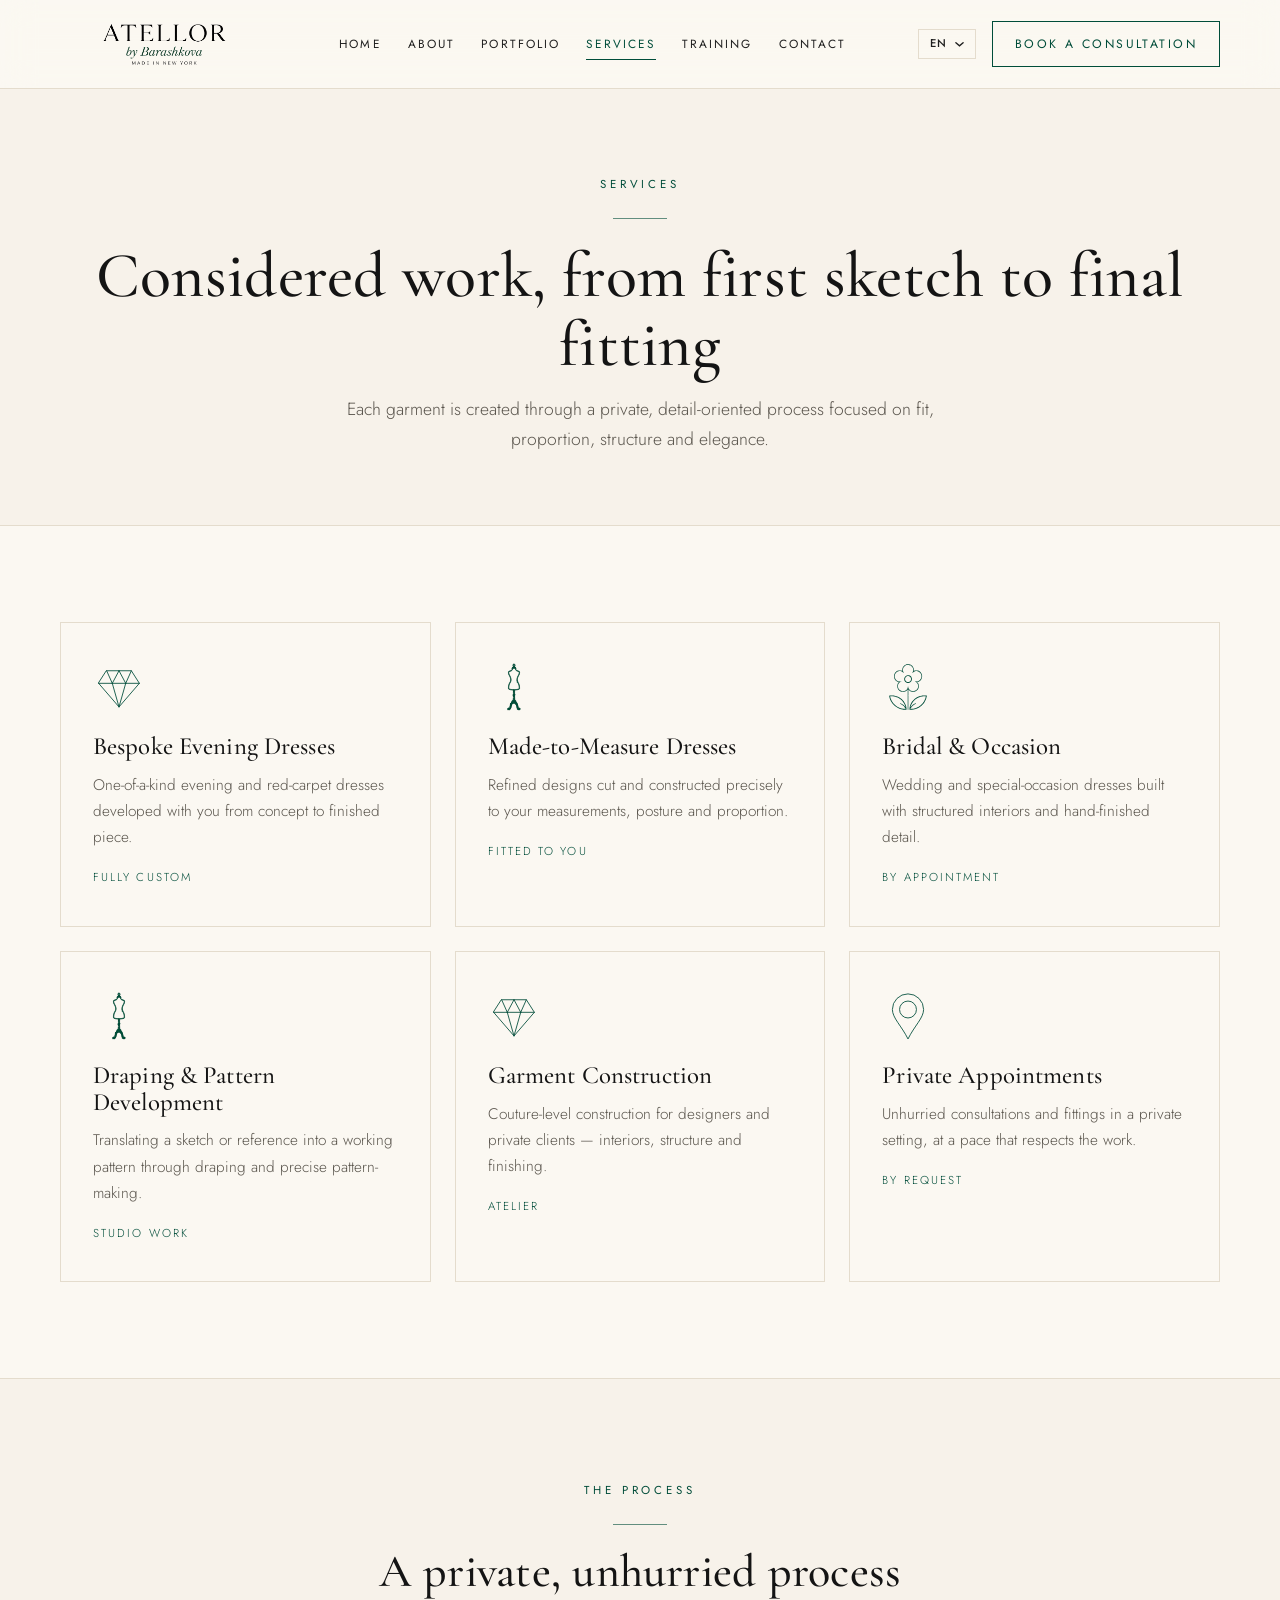
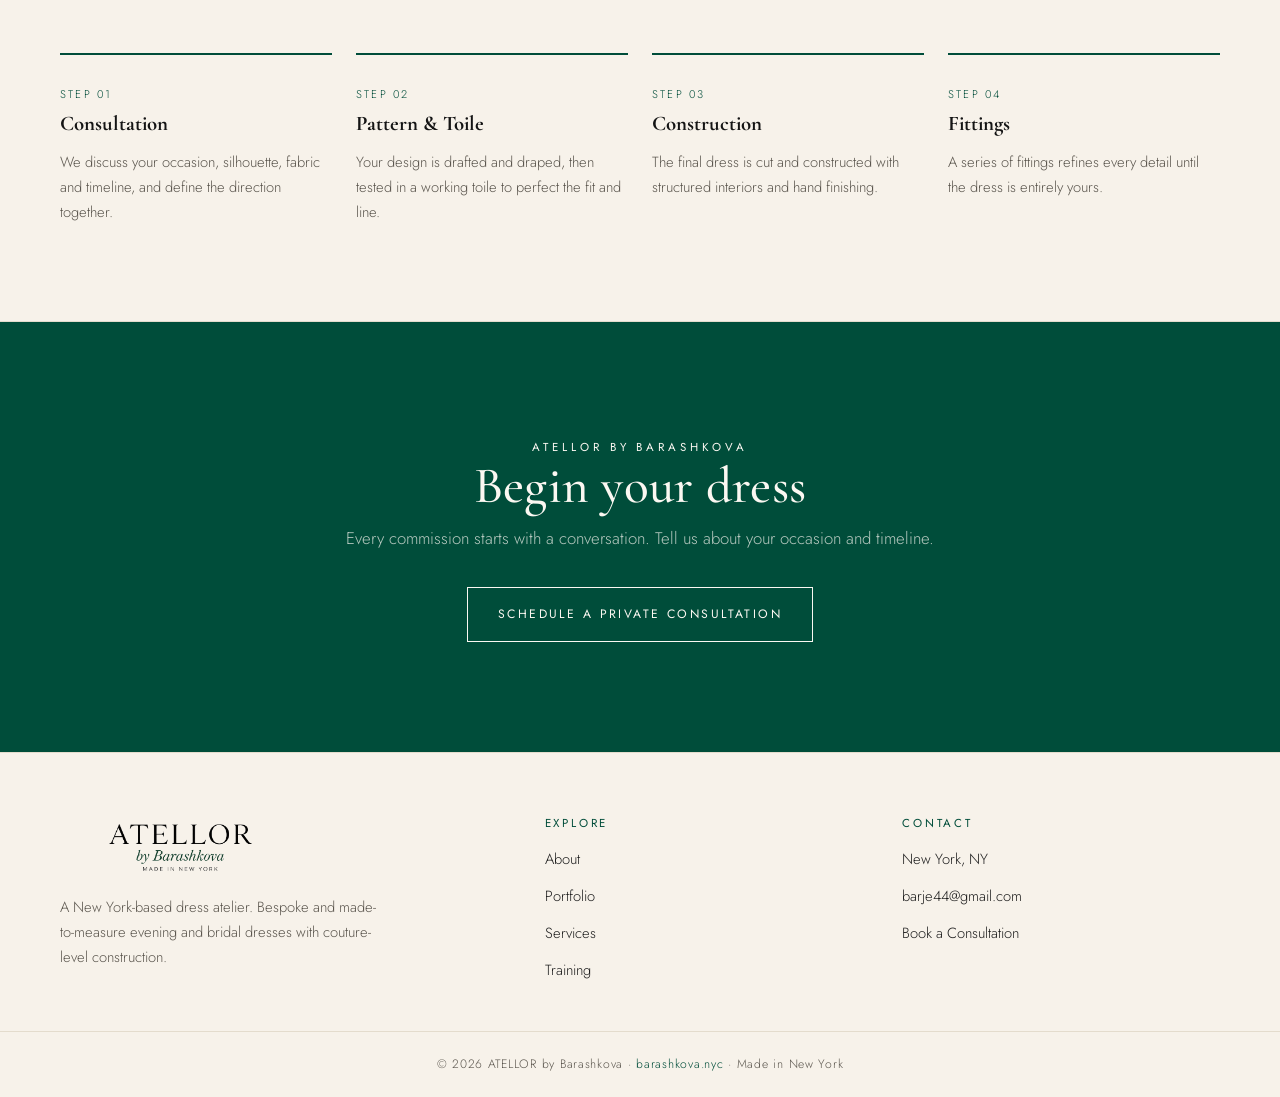
<file: services.html>
<!DOCTYPE html>
<html lang="en">
<head>
<meta charset="UTF-8">
<meta name="viewport" content="width=device-width, initial-scale=1.0">
<title>Services — Bespoke &amp; Made-to-Measure Dresses NYC | ATELLOR by Barashkova</title>
<meta name="description" content="Bespoke evening dresses, made-to-measure dresses, bridal and occasion wear, draping and pattern development, garment construction and private appointments — created in New York by ATELLOR by Barashkova.">
<meta name="keywords" content="bespoke dresses New York, made to measure dresses NYC, bridal dresses NYC, custom evening dresses NYC, garment construction NYC, draping pattern development NYC">
<link rel="canonical" href="https://barashkova.nyc/services.html">
<meta name="theme-color" content="#FBF8F2">
<meta property="og:type" content="website"><meta property="og:title" content="Services — ATELLOR by Barashkova"><meta property="og:description" content="Bespoke and made-to-measure dresses, bridal, draping, pattern development and construction — created in New York."><meta property="og:image" content="https://barashkova.nyc/assets/hero.jpg"><meta property="og:url" content="https://barashkova.nyc/services.html">
<link rel="icon" type="image/png" href="assets/favicon.png"><link rel="apple-touch-icon" href="assets/favicon.png">
<link rel="preconnect" href="https://fonts.googleapis.com"><link rel="preconnect" href="https://fonts.gstatic.com" crossorigin>
<link href="https://fonts.googleapis.com/css2?family=Cormorant+Garamond:ital,wght@0,400;0,500;0,600;1,400;1,500&family=Jost:wght@300;400;500&display=swap" rel="stylesheet">
<link rel="stylesheet" href="styles.css?v=20260706-3">
</head>
<body>

<header class="nav">
  <div class="nav-bg"></div>
  <div class="nav-inner">
    <a class="nav-logo" href="index.html" aria-label="ATELLOR by Barashkova — Home"><img src="assets/logo.png" alt="ATELLOR by Barashkova — Made in New York"></a>
    <nav class="nav-menu" id="navMenu">
      <a href="index.html" data-i18n="nav.home">Home</a>
      <a href="about.html" data-i18n="nav.about">About</a>
      <a href="portfolio.html" data-i18n="nav.portfolio">Portfolio</a>
      <a href="services.html" class="active" data-i18n="nav.services">Services</a>
      <a href="training.html" data-i18n="nav.training">Training</a>
      <a href="contact.html" data-i18n="nav.contact">Contact</a>
      <a href="contact.html" class="btn btn-ghost nav-cta" style="padding:12px 22px" data-i18n="book">Book a Consultation</a>
    </nav>
    <div class="nav-right">
      <div class="lang-sw" aria-label="Language"><button type="button" class="lang-trigger" aria-haspopup="true" aria-expanded="false"><span class="lang-code">EN</span><svg viewBox="0 0 10 6" fill="none" stroke="currentColor" stroke-width="1.5" stroke-linecap="round"><path d="M1 1.5l4 3.5 4-3.5"/></svg></button><div class="lang-menu" role="menu"><button type="button" data-lang="en" role="menuitem">English</button><button type="button" data-lang="ru" role="menuitem">Русский</button><button type="button" data-lang="uk" role="menuitem">Українська</button></div></div>
      <a href="contact.html" class="btn btn-ghost nav-cta desktop" style="padding:12px 22px" data-i18n="book">Book a Consultation</a>
      <button class="nav-burger" id="navBurger" aria-label="Menu" aria-expanded="false"><span></span><span></span><span></span></button>
    </div>
  </div>
</header>

<section class="page-hero">
  <div class="inner">
    <span class="eyebrow" data-i18n="h.svc.eyb">Services</span>
    <div class="rule center"></div>
    <h1 data-i18n="h.svc.h">Considered work, from first sketch to final fitting</h1>
    <p data-i18n="sv.ph.p">Each garment is created through a private, detail-oriented process focused on fit, proportion, structure and elegance.</p>
  </div>
</section>

<section class="sec">
  <div class="cards">
    <div class="card"><img src="assets/icon-diamond.svg" alt=""><h3 data-i18n="sv.c1h">Bespoke Evening Dresses</h3><p data-i18n="sv.c1p">One-of-a-kind evening and red-carpet dresses developed with you from concept to finished piece.</p><div class="price" data-i18n="sv.c1t">Fully custom</div></div>
    <div class="card"><img src="assets/icon-form.svg" alt=""><h3 data-i18n="sv.c2h">Made-to-Measure Dresses</h3><p data-i18n="sv.c2p">Refined designs cut and constructed precisely to your measurements, posture and proportion.</p><div class="price" data-i18n="sv.c2t">Fitted to you</div></div>
    <div class="card"><img src="assets/icon-flower.svg" alt=""><h3 data-i18n="sv.c3h">Bridal &amp; Occasion</h3><p data-i18n="sv.c3p">Wedding and special-occasion dresses built with structured interiors and hand-finished detail.</p><div class="price" data-i18n="sv.c3t">By appointment</div></div>
    <div class="card"><img src="assets/icon-form.svg" alt=""><h3 data-i18n="sv.c4h">Draping &amp; Pattern Development</h3><p data-i18n="sv.c4p">Translating a sketch or reference into a working pattern through draping and precise pattern-making.</p><div class="price" data-i18n="sv.c4t">Studio work</div></div>
    <div class="card"><img src="assets/icon-diamond.svg" alt=""><h3 data-i18n="sv.c5h">Garment Construction</h3><p data-i18n="sv.c5p">Couture-level construction for designers and private clients — interiors, structure and finishing.</p><div class="price" data-i18n="sv.c5t">Atelier</div></div>
    <div class="card"><img src="assets/icon-pin.svg" alt=""><h3 data-i18n="sv.c6h">Private Appointments</h3><p data-i18n="sv.c6p">Unhurried consultations and fittings in a private setting, at a pace that respects the work.</p><div class="price" data-i18n="sv.c6t">By request</div></div>
  </div>
</section>

<section class="band">
  <div class="sec">
    <div class="sec-head center"><span class="eyebrow" data-i18n="sv.proc.eyb">The Process</span><div class="rule center"></div><h2 data-i18n="sv.proc.h">A private, unhurried process</h2></div>
    <div class="process">
      <div class="step"><span class="n">Step 01</span><b data-i18n="sv.s1h">Consultation</b><p data-i18n="sv.s1p">We discuss your occasion, silhouette, fabric and timeline, and define the direction together.</p></div>
      <div class="step"><span class="n">Step 02</span><b data-i18n="sv.s2h">Pattern &amp; Toile</b><p data-i18n="sv.s2p">Your design is drafted and draped, then tested in a working toile to perfect the fit and line.</p></div>
      <div class="step"><span class="n">Step 03</span><b data-i18n="sv.s3h">Construction</b><p data-i18n="sv.s3p">The final dress is cut and constructed with structured interiors and hand finishing.</p></div>
      <div class="step"><span class="n">Step 04</span><b data-i18n="sv.s4h">Fittings</b><p data-i18n="sv.s4p">A series of fittings refines every detail until the dress is entirely yours.</p></div>
    </div>
  </div>
</section>

<section class="band-emerald">
  <div class="cta-band">
    <span class="eyebrow">ATELLOR by Barashkova</span>
    <h2 data-i18n="sv.cta.h">Begin your dress</h2>
    <p data-i18n="sv.cta.p">Every commission starts with a conversation. Tell us about your occasion and timeline.</p>
    <a href="contact.html" class="btn btn-outline" data-i18n="schedule">Schedule a Private Consultation</a>
  </div>
</section>

<footer>
  <div class="foot">
    <div class="foot-brand"><img src="assets/logo.png" alt="ATELLOR by Barashkova"><p data-i18n="foot.brand">A New York-based dress atelier. Bespoke and made-to-measure evening and bridal dresses with couture-level construction.</p></div>
    <div class="foot-col"><h4 data-i18n="foot.explore">Explore</h4><a href="about.html" data-i18n="nav.about">About</a><a href="portfolio.html" data-i18n="nav.portfolio">Portfolio</a><a href="services.html" data-i18n="nav.services">Services</a><a href="training.html" data-i18n="nav.training">Training</a></div>
    <div class="foot-col"><h4 data-i18n="foot.contact">Contact</h4><p data-i18n="foot.loc">New York, NY</p><a href="mailto:barje44@gmail.com">barje44@gmail.com</a><a href="contact.html" data-i18n="book">Book a Consultation</a></div>
  </div>
  <div class="foot-bottom">© 2026 ATELLOR by Barashkova · <a href="https://barashkova.nyc">barashkova.nyc</a> · Made in New York</div>
</footer>

<script src="i18n.js"></script>
<script>
(function(){var b=document.getElementById('navBurger'),m=document.getElementById('navMenu');b.addEventListener('click',function(){var o=m.classList.toggle('open');b.setAttribute('aria-expanded',o?'true':'false');});m.querySelectorAll('a').forEach(function(a){a.addEventListener('click',function(){m.classList.remove('open');});});})();
</script>
</body>
</html>
</file>
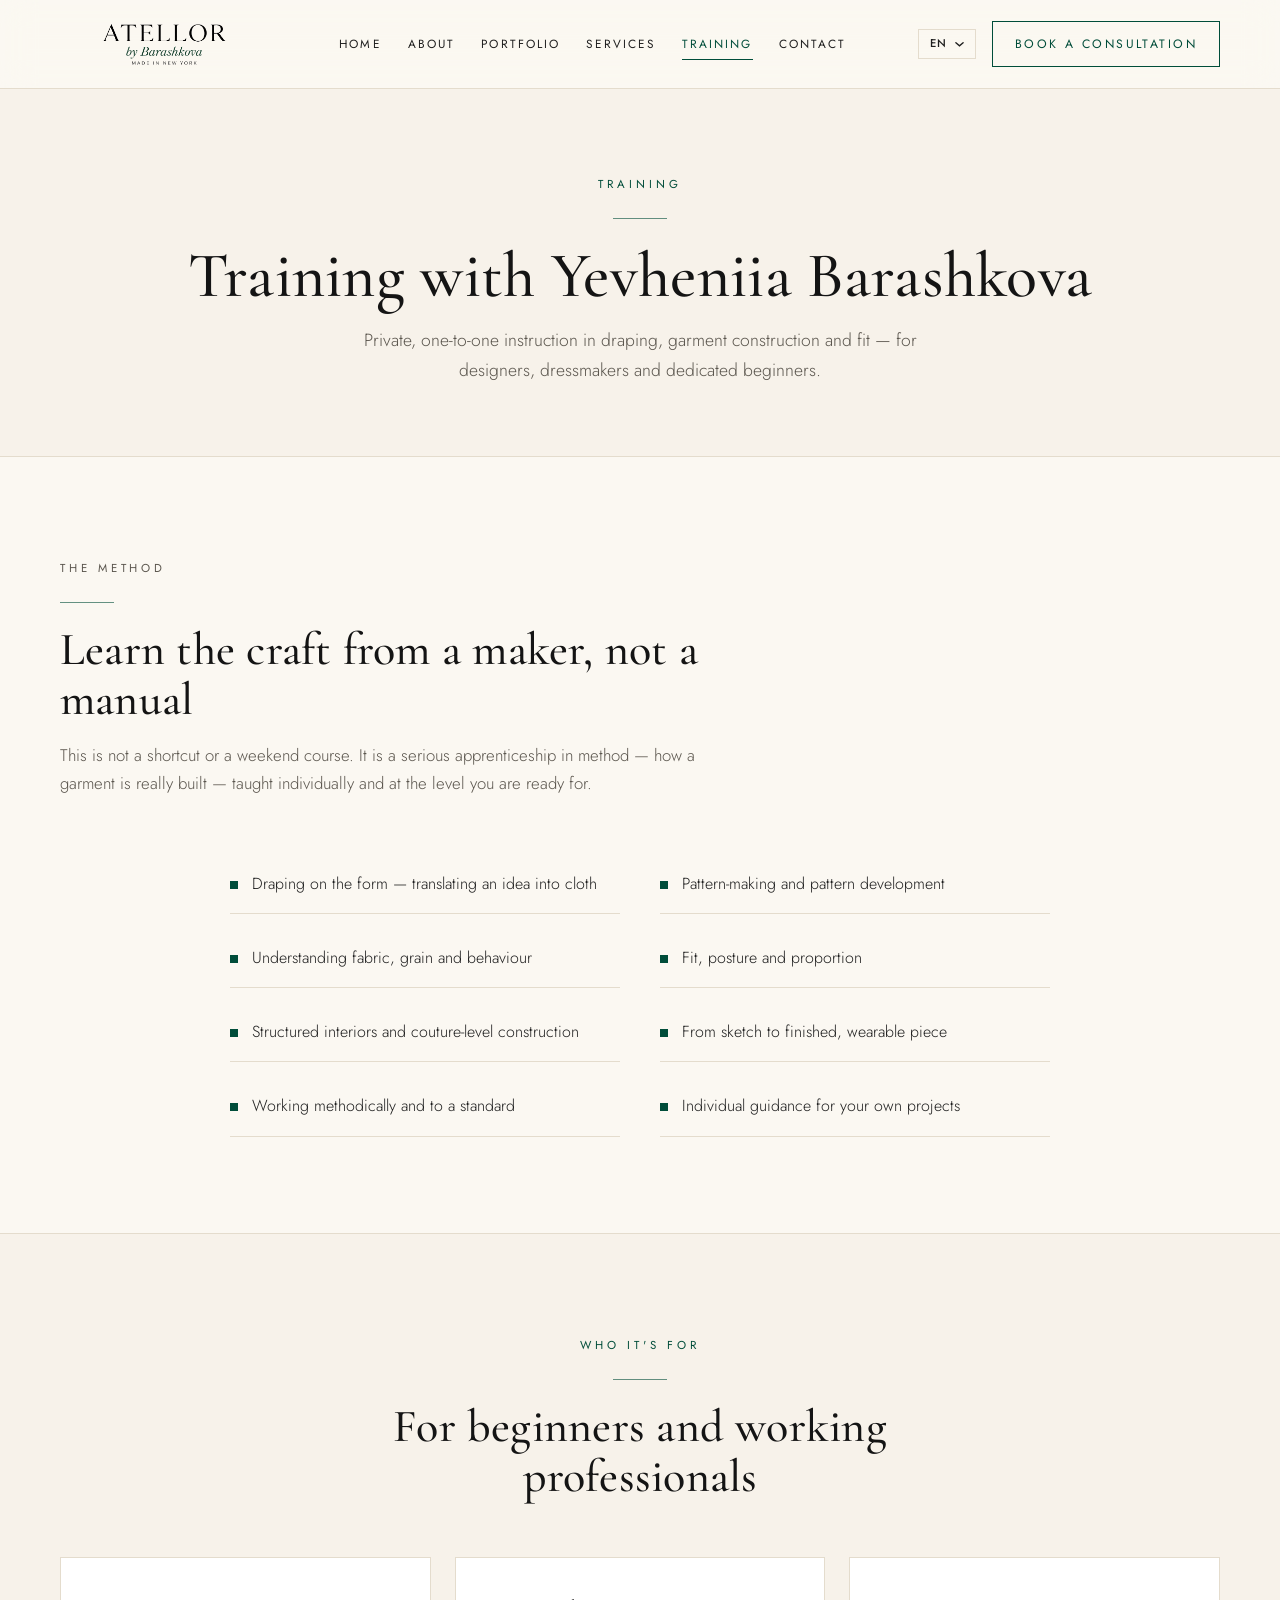
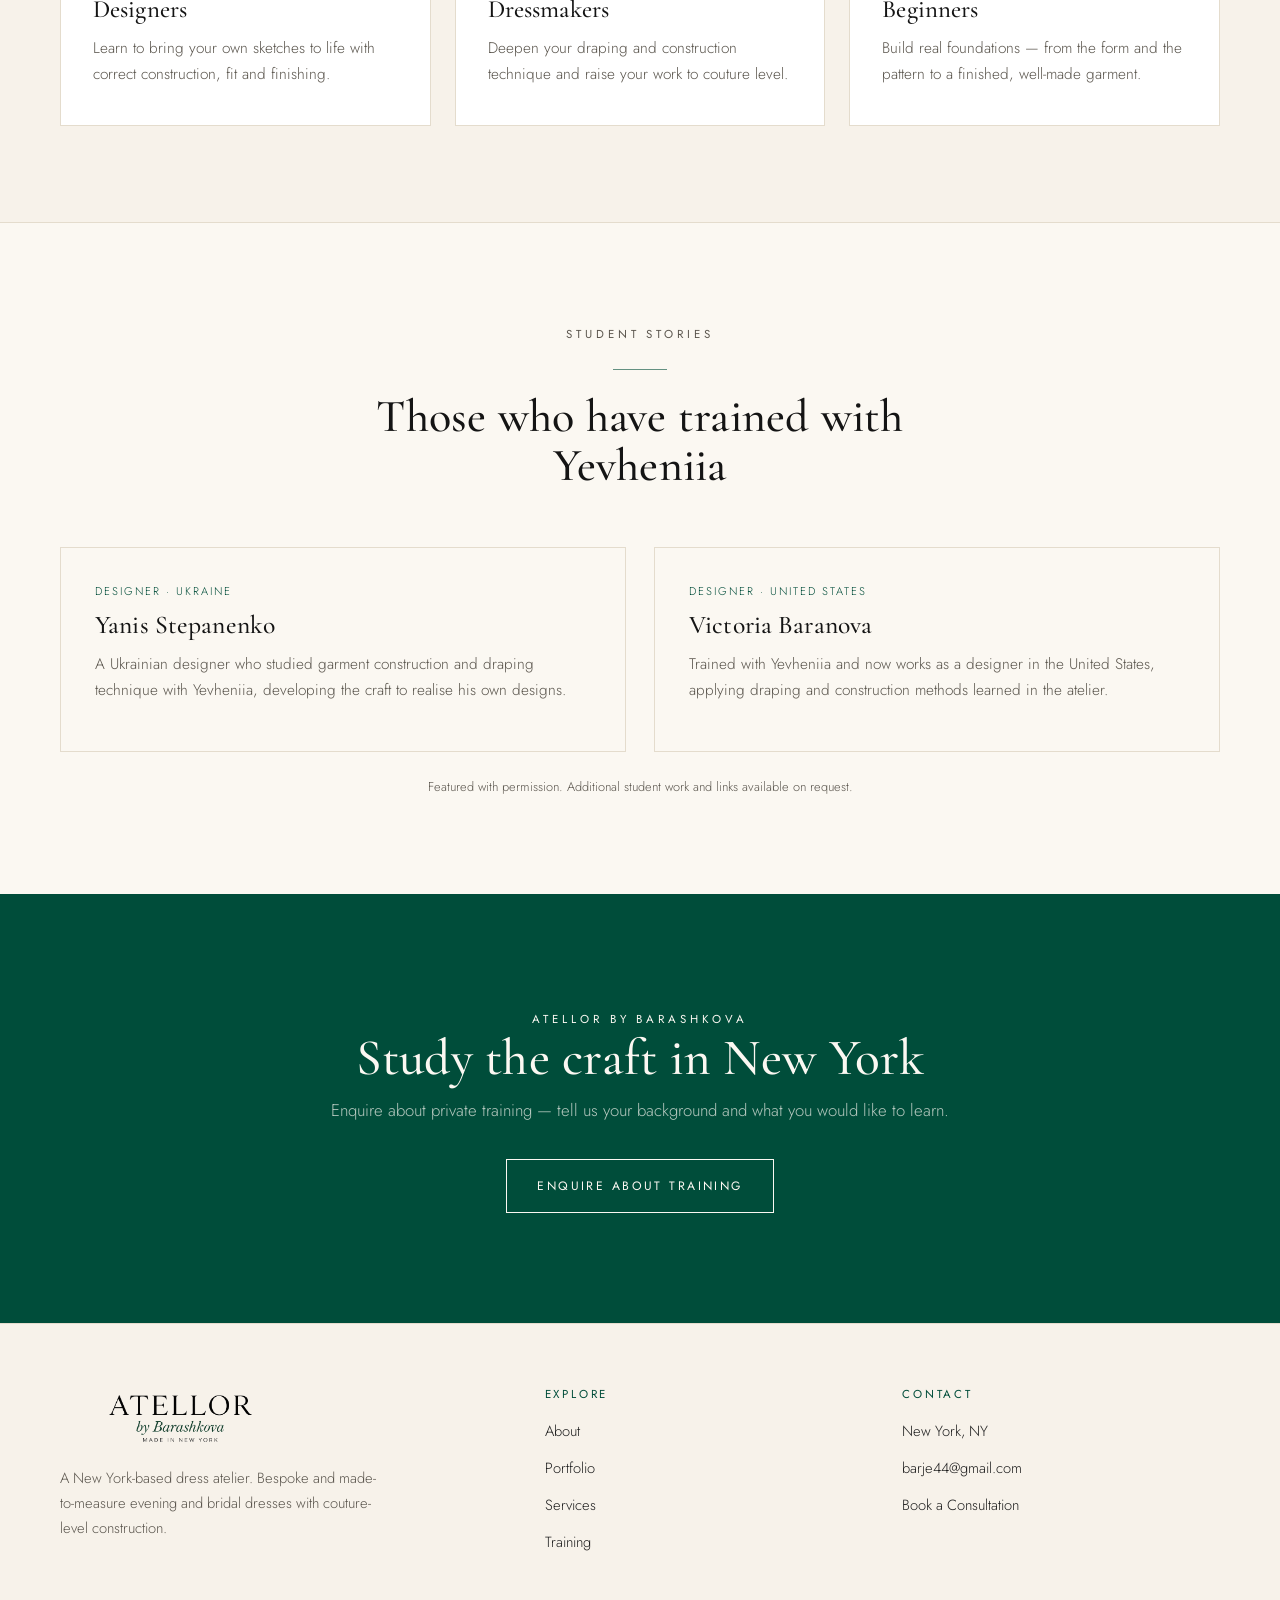
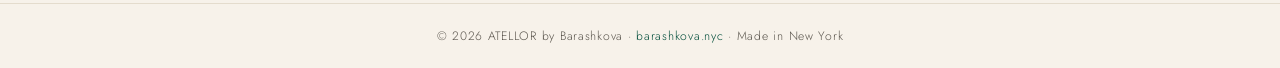
<file: training.html>
<!DOCTYPE html>
<html lang="en">
<head>
<meta charset="UTF-8">
<meta name="viewport" content="width=device-width, initial-scale=1.0">
<title>Training — Draping &amp; Garment Construction with Yevheniia Barashkova | ATELLOR</title>
<meta name="description" content="Private training in draping, garment construction, fit and pattern-making with Yevheniia Barashkova in New York. One-to-one instruction for designers, dressmakers and dedicated beginners.">
<meta name="keywords" content="draping lessons New York, dressmaking training NYC, fashion draping teacher NYC, garment construction course NYC, pattern making lessons New York">
<link rel="canonical" href="https://barashkova.nyc/training.html">
<meta name="theme-color" content="#FBF8F2">
<meta property="og:type" content="website"><meta property="og:title" content="Training with Yevheniia Barashkova — ATELLOR"><meta property="og:description" content="Private, one-to-one instruction in draping, garment construction and fit, in New York."><meta property="og:image" content="https://barashkova.nyc/assets/atelier.jpg"><meta property="og:url" content="https://barashkova.nyc/training.html">
<link rel="icon" type="image/png" href="assets/favicon.png"><link rel="apple-touch-icon" href="assets/favicon.png">
<link rel="preconnect" href="https://fonts.googleapis.com"><link rel="preconnect" href="https://fonts.gstatic.com" crossorigin>
<link href="https://fonts.googleapis.com/css2?family=Cormorant+Garamond:ital,wght@0,400;0,500;0,600;1,400;1,500&family=Jost:wght@300;400;500&display=swap" rel="stylesheet">
<link rel="stylesheet" href="styles.css?v=20260706-3">
</head>
<body>

<header class="nav">
  <div class="nav-bg"></div>
  <div class="nav-inner">
    <a class="nav-logo" href="index.html" aria-label="ATELLOR by Barashkova — Home"><img src="assets/logo.png" alt="ATELLOR by Barashkova — Made in New York"></a>
    <nav class="nav-menu" id="navMenu">
      <a href="index.html" data-i18n="nav.home">Home</a>
      <a href="about.html" data-i18n="nav.about">About</a>
      <a href="portfolio.html" data-i18n="nav.portfolio">Portfolio</a>
      <a href="services.html" data-i18n="nav.services">Services</a>
      <a href="training.html" class="active" data-i18n="nav.training">Training</a>
      <a href="contact.html" data-i18n="nav.contact">Contact</a>
      <a href="contact.html" class="btn btn-ghost nav-cta" style="padding:12px 22px" data-i18n="book">Book a Consultation</a>
    </nav>
    <div class="nav-right">
      <div class="lang-sw" aria-label="Language"><button type="button" class="lang-trigger" aria-haspopup="true" aria-expanded="false"><span class="lang-code">EN</span><svg viewBox="0 0 10 6" fill="none" stroke="currentColor" stroke-width="1.5" stroke-linecap="round"><path d="M1 1.5l4 3.5 4-3.5"/></svg></button><div class="lang-menu" role="menu"><button type="button" data-lang="en" role="menuitem">English</button><button type="button" data-lang="ru" role="menuitem">Русский</button><button type="button" data-lang="uk" role="menuitem">Українська</button></div></div>
      <a href="contact.html" class="btn btn-ghost nav-cta desktop" style="padding:12px 22px" data-i18n="book">Book a Consultation</a>
      <button class="nav-burger" id="navBurger" aria-label="Menu" aria-expanded="false"><span></span><span></span><span></span></button>
    </div>
  </div>
</header>

<section class="page-hero">
  <div class="inner">
    <span class="eyebrow" data-i18n="h.tr.eyb">Training</span>
    <div class="rule center"></div>
    <h1 data-i18n="h.tr.h">Training with Yevheniia Barashkova</h1>
    <p data-i18n="tr.ph.p">Private, one-to-one instruction in draping, garment construction and fit — for designers, dressmakers and dedicated beginners.</p>
  </div>
</section>

<section class="sec">
  <div class="sec-head"><span class="eyebrow muted" data-i18n="tr.m.eyb">The Method</span><div class="rule"></div><h2 data-i18n="tr.m.h">Learn the craft from a maker, not a manual</h2><p data-i18n="tr.m.p">This is not a shortcut or a weekend course. It is a serious apprenticeship in method — how a garment is really built — taught individually and at the level you are ready for.</p></div>
  <ul class="curriculum">
    <li data-i18n="tr.cur1">Draping on the form — translating an idea into cloth</li>
    <li data-i18n="tr.cur2">Pattern-making and pattern development</li>
    <li data-i18n="tr.cur3">Understanding fabric, grain and behaviour</li>
    <li data-i18n="tr.cur4">Fit, posture and proportion</li>
    <li data-i18n="tr.cur5">Structured interiors and couture-level construction</li>
    <li data-i18n="tr.cur6">From sketch to finished, wearable piece</li>
    <li data-i18n="tr.cur7">Working methodically and to a standard</li>
    <li data-i18n="tr.cur8">Individual guidance for your own projects</li>
  </ul>
</section>

<section class="band">
  <div class="sec">
    <div class="sec-head center"><span class="eyebrow" data-i18n="tr.who.eyb">Who it's for</span><div class="rule center"></div><h2 data-i18n="tr.who.h">For beginners and working professionals</h2></div>
    <div class="cards">
      <div class="card"><h3 data-i18n="tr.w1h">Designers</h3><p data-i18n="tr.w1p">Learn to bring your own sketches to life with correct construction, fit and finishing.</p></div>
      <div class="card"><h3 data-i18n="tr.w2h">Dressmakers</h3><p data-i18n="tr.w2p">Deepen your draping and construction technique and raise your work to couture level.</p></div>
      <div class="card"><h3 data-i18n="tr.w3h">Beginners</h3><p data-i18n="tr.w3p">Build real foundations — from the form and the pattern to a finished, well-made garment.</p></div>
    </div>
  </div>
</section>

<section class="sec">
  <div class="sec-head center"><span class="eyebrow muted" data-i18n="tr.st.eyb">Student Stories</span><div class="rule center"></div><h2 data-i18n="tr.st.h">Those who have trained with Yevheniia</h2></div>
  <div class="students">
    <div class="student">
      <div class="role" data-i18n="tr.s1.role">Designer · Ukraine</div>
      <h3 data-i18n="tr.s1.name">Yanis Stepanenko</h3>
      <p data-i18n="tr.s1.p">A Ukrainian designer who studied garment construction and draping technique with Yevheniia, developing the craft to realise his own designs.</p>
    </div>
    <div class="student">
      <div class="role" data-i18n="tr.s2.role">Designer · United States</div>
      <h3 data-i18n="tr.s2.name">Victoria Baranova</h3>
      <p data-i18n="tr.s2.p">Trained with Yevheniia and now works as a designer in the United States, applying draping and construction methods learned in the atelier.</p>
    </div>
  </div>
  <p class="form-note" style="text-align:center;margin-top:24px" data-i18n="tr.st.note">Featured with permission. Additional student work and links available on request.</p>
</section>

<section class="band-emerald">
  <div class="cta-band">
    <span class="eyebrow">ATELLOR by Barashkova</span>
    <h2 data-i18n="tr.cta.h">Study the craft in New York</h2>
    <p data-i18n="tr.cta.p">Enquire about private training — tell us your background and what you would like to learn.</p>
    <a href="contact.html" class="btn btn-outline" data-i18n="tr.cta.btn">Enquire About Training</a>
  </div>
</section>

<footer>
  <div class="foot">
    <div class="foot-brand"><img src="assets/logo.png" alt="ATELLOR by Barashkova"><p data-i18n="foot.brand">A New York-based dress atelier. Bespoke and made-to-measure evening and bridal dresses with couture-level construction.</p></div>
    <div class="foot-col"><h4 data-i18n="foot.explore">Explore</h4><a href="about.html" data-i18n="nav.about">About</a><a href="portfolio.html" data-i18n="nav.portfolio">Portfolio</a><a href="services.html" data-i18n="nav.services">Services</a><a href="training.html" data-i18n="nav.training">Training</a></div>
    <div class="foot-col"><h4 data-i18n="foot.contact">Contact</h4><p data-i18n="foot.loc">New York, NY</p><a href="mailto:barje44@gmail.com">barje44@gmail.com</a><a href="contact.html" data-i18n="book">Book a Consultation</a></div>
  </div>
  <div class="foot-bottom">© 2026 ATELLOR by Barashkova · <a href="https://barashkova.nyc">barashkova.nyc</a> · Made in New York</div>
</footer>

<script src="i18n.js"></script>
<script>
(function(){var b=document.getElementById('navBurger'),m=document.getElementById('navMenu');b.addEventListener('click',function(){var o=m.classList.toggle('open');b.setAttribute('aria-expanded',o?'true':'false');});m.querySelectorAll('a').forEach(function(a){a.addEventListener('click',function(){m.classList.remove('open');});});})();
</script>
</body>
</html>
</file>
<file: styles.css>
/* ══════════════════════════════════════════════════════════════════
   ATELLOR by Barashkova — barashkova.nyc
   Shared stylesheet · quiet-luxury New York dress atelier
   Cream / ivory · deep emerald accents · black serif typography
   ══════════════════════════════════════════════════════════════════ */
:root{
  --cream:#FBF8F2; --cream2:#F7F2EA; --cream3:#F1E9DB;
  --emerald:#004D3A; --emerald2:#005F46; --emerald-soft:rgba(0,77,58,.08);
  --ink:#141414; --graphite:#1E1E1E; --muted:#5b564e;
  --beige:#D8C7AA; --line:#e4dccd; --gold:#B9975B;
  --serif:'Cormorant Garamond',Georgia,'Times New Roman',serif;
  --sans:'Jost',-apple-system,BlinkMacSystemFont,'Segoe UI',sans-serif;
  --maxw:1240px;
}
*{margin:0;padding:0;box-sizing:border-box}
html{scroll-behavior:smooth}
body{
  font-family:var(--sans); color:var(--ink); background:var(--cream);
  line-height:1.7; font-weight:300; -webkit-font-smoothing:antialiased;
  overflow-x:hidden;
}
img{max-width:100%;display:block}
a{color:inherit;text-decoration:none}
.wrap{max-width:var(--maxw);margin:0 auto;padding:0 40px}

h1,h2,h3,h4{font-family:var(--serif);font-weight:500;line-height:1.08;letter-spacing:.005em;color:var(--ink)}
.eyebrow{font-family:var(--sans);font-weight:400;font-size:.72rem;letter-spacing:.34em;
  text-transform:uppercase;color:var(--emerald)}
.eyebrow.muted{color:var(--muted)}
.rule{width:54px;height:1px;background:var(--emerald);opacity:.6;margin:22px 0}
.rule.center{margin:22px auto}

/* ══ BUTTONS ══════════════════════════════════════════════════════ */
.btn{display:inline-flex;align-items:center;justify-content:center;gap:10px;
  font-family:var(--sans);font-weight:400;font-size:.76rem;letter-spacing:.2em;
  text-transform:uppercase;padding:16px 30px;cursor:pointer;transition:.25s ease;
  border:1px solid transparent}
.btn-fill{background:var(--emerald);color:#fff}
.btn-fill:hover{background:var(--emerald2)}
.btn-outline{background:transparent;color:var(--ink);border-color:var(--ink)}
.btn-outline:hover{background:var(--ink);color:var(--cream)}
.btn-ghost{background:transparent;color:var(--emerald);border-color:var(--emerald)}
.btn-ghost:hover{background:var(--emerald);color:#fff}

/* ══ NAV ══════════════════════════════════════════════════════════ */
.nav{position:sticky;top:0;z-index:100;border-bottom:1px solid var(--line)}
.nav-bg{position:absolute;inset:0;z-index:0;background:rgba(251,248,242,.62);
  backdrop-filter:blur(16px) saturate(1.4);-webkit-backdrop-filter:blur(16px) saturate(1.4)}
.nav-inner{position:relative;z-index:1;max-width:var(--maxw);margin:0 auto;padding:18px 40px;
  display:flex;align-items:center;justify-content:space-between;gap:24px}
.nav-logo{flex-shrink:0}
.nav-logo img{height:52px;width:auto;max-width:none;flex-shrink:0}
.nav-menu{display:flex;gap:26px;align-items:center}
.nav-menu a{font-size:.74rem;letter-spacing:.18em;text-transform:uppercase;color:var(--graphite);
  font-weight:400;position:relative;padding:4px 0;transition:color .2s;white-space:nowrap}
.nav-menu a::after{content:'';position:absolute;left:0;right:100%;bottom:-2px;height:1px;
  background:var(--emerald);transition:right .25s ease}
.nav-menu a:hover,.nav-menu a.active{color:var(--emerald)}
.nav-menu a:hover::after,.nav-menu a.active::after{right:0}
.nav-menu a.nav-cta::after{display:none}
.nav-menu .nav-cta{display:none}
.nav-cta{white-space:nowrap}
.nav-burger{display:none;background:none;border:0;cursor:pointer;flex-direction:column;gap:5px;padding:6px}
.nav-burger span{width:24px;height:1.5px;background:var(--ink);transition:.25s}
.nav-right{display:flex;align-items:center;gap:16px;position:relative;z-index:5}
.lang-sw{position:relative}
.lang-trigger{display:flex;align-items:center;gap:7px;border:1px solid var(--line);background:transparent;cursor:pointer;
  font-family:var(--sans);font-size:.7rem;font-weight:500;letter-spacing:.14em;color:var(--graphite);padding:8px 11px;line-height:1;transition:.15s}
.lang-trigger:hover{color:var(--emerald);border-color:var(--emerald)}
.lang-trigger svg{width:9px;height:6px;transition:transform .2s}
.lang-sw.open .lang-trigger svg{transform:rotate(180deg)}
.lang-menu{position:absolute;top:calc(100% + 6px);right:0;min-width:148px;background:var(--cream);
  border:1px solid var(--line);box-shadow:0 12px 34px rgba(20,20,20,.12);display:none;flex-direction:column;z-index:150}
.lang-sw.open .lang-menu{display:flex}
.lang-menu button{border:0;background:transparent;text-align:left;cursor:pointer;font-family:var(--sans);
  font-size:.84rem;font-weight:300;color:var(--graphite);padding:11px 16px;transition:.15s;white-space:nowrap}
.lang-menu button:hover{background:var(--emerald-soft);color:var(--emerald)}
.lang-menu button.on{color:var(--emerald);font-weight:500}

/* ══ HERO ═════════════════════════════════════════════════════════ */
.hero{max-width:var(--maxw);margin:0 auto;padding:70px 40px 90px;
  display:grid;grid-template-columns:1fr 1fr;gap:70px;align-items:center}
.hero-copy .eyebrow-stack{display:flex;flex-direction:column;gap:3px;margin-bottom:26px}
.hero-copy .eyebrow-stack .big{font-family:var(--serif);font-size:1.5rem;letter-spacing:.28em;
  text-transform:uppercase;color:var(--ink);font-weight:500}
.hero-copy .eyebrow-stack .scr{font-family:var(--serif);font-style:italic;font-size:1.15rem;color:var(--emerald)}
.hero-copy h1{font-size:clamp(2.8rem,5vw,4.6rem);font-weight:500;margin-bottom:24px}
.hero-copy h1 em{font-style:italic;color:var(--emerald)}
.hero-copy .sub{font-size:1.12rem;color:var(--muted);max-width:460px;margin-bottom:36px;font-weight:300}
.hero-actions{display:flex;gap:16px;flex-wrap:wrap}
.hero-photo{position:relative}
.hero-photo img{width:100%;height:clamp(440px,64vh,660px);object-fit:cover;object-position:center 20%}
.hero-photo::after{content:'';position:absolute;inset:14px;border:1px solid rgba(255,255,255,.5);pointer-events:none}
.hero-photo .tag{position:absolute;left:-1px;bottom:34px;background:var(--emerald);color:#fff;
  font-size:.64rem;letter-spacing:.28em;text-transform:uppercase;padding:12px 20px}

/* ══ SECTION SCAFFOLD ═════════════════════════════════════════════ */
section{position:relative}
.sec{max-width:var(--maxw);margin:0 auto;padding:96px 40px}
.sec-head{max-width:640px;margin-bottom:56px}
.sec-head.center{margin-left:auto;margin-right:auto;text-align:center}
.sec-head h2{font-size:clamp(2rem,3.6vw,3rem)}
.sec-head p{color:var(--muted);font-size:1.05rem;margin-top:16px;font-weight:300}
.band{background:var(--cream2);border-top:1px solid var(--line);border-bottom:1px solid var(--line)}
.band-emerald{background:var(--emerald);color:var(--cream)}
.band-emerald h2,.band-emerald .eyebrow{color:var(--cream)}

/* values row */
.values{display:grid;grid-template-columns:repeat(4,1fr);gap:34px}
.value{text-align:center}
.value img{width:64px;height:64px;margin:0 auto 20px;object-fit:contain}
.value h3{font-size:1.4rem;margin-bottom:8px}
.value p{font-size:.92rem;color:var(--muted);font-weight:300}

/* about split */
.about-split{display:grid;grid-template-columns:1fr 1fr;gap:64px;align-items:center}
.about-split .photo img{width:100%;height:560px;object-fit:cover}
.about-split .photo{position:relative}
.about-split .photo::after{content:'';position:absolute;inset:14px;border:1px solid rgba(255,255,255,.45)}
.about-split h2{font-size:clamp(2rem,3.4vw,2.8rem);margin-bottom:8px}
.about-split .lead{font-size:1.14rem;color:var(--graphite);margin:20px 0;font-weight:300;font-style:italic;font-family:var(--serif)}
.about-split p{color:var(--muted);margin-bottom:16px;font-weight:300}
.tags{display:flex;flex-wrap:wrap;gap:10px;margin:24px 0 30px}
.tag-chip{font-size:.68rem;letter-spacing:.16em;text-transform:uppercase;color:var(--emerald);
  border:1px solid var(--emerald);padding:8px 14px}

/* services preview list */
.svc-list{display:grid;grid-template-columns:repeat(2,1fr);gap:0 60px}
.svc-item{display:flex;justify-content:space-between;align-items:baseline;gap:20px;
  padding:22px 0;border-bottom:1px solid var(--line)}
.svc-item h3{font-size:1.5rem;font-weight:500}
.svc-item span{font-size:.72rem;letter-spacing:.2em;text-transform:uppercase;color:var(--muted);white-space:nowrap}

/* training teaser */
.teaser{display:grid;grid-template-columns:1.1fr .9fr;gap:60px;align-items:center}
.teaser .txt h2{font-size:clamp(2rem,3.4vw,2.8rem);margin-bottom:18px}
.teaser .txt p{color:var(--muted);font-weight:300;margin-bottom:16px}
.teaser .art{position:relative;text-align:center}
.teaser .art img{width:100%;max-width:360px;height:auto;object-fit:contain;opacity:.92}

/* CTA band */
.cta-band{text-align:center;padding:110px 40px}
.cta-band h2{font-size:clamp(2.2rem,4vw,3.4rem);color:var(--cream);margin-bottom:10px}
.cta-band p{color:rgba(251,248,242,.72);font-weight:300;font-size:1.05rem;margin-bottom:34px}
.cta-band .btn-outline{color:var(--cream);border-color:var(--cream)}
.cta-band .btn-outline:hover{background:var(--cream);color:var(--emerald)}

/* ══ FOOTER ═══════════════════════════════════════════════════════ */
footer{background:var(--cream2);border-top:1px solid var(--line)}
.foot{max-width:var(--maxw);margin:0 auto;padding:64px 40px 36px;
  display:grid;grid-template-columns:1.4fr 1fr 1fr;gap:40px}
.foot-brand img{height:60px;margin-bottom:18px}
.foot-brand p{color:var(--muted);font-size:.92rem;font-weight:300;max-width:320px}
.foot col,.foot-col{}
.foot h4{font-family:var(--sans);font-size:.72rem;letter-spacing:.24em;text-transform:uppercase;
  color:var(--emerald);margin-bottom:18px;font-weight:400}
.foot-col a,.foot-col p{display:block;color:var(--graphite);font-size:.92rem;font-weight:300;margin-bottom:12px}
.foot-col a:hover{color:var(--emerald)}
.foot-bottom{border-top:1px solid var(--line);text-align:center;padding:22px 40px;
  font-size:.76rem;letter-spacing:.06em;color:var(--muted)}
.foot-bottom a{color:var(--emerald)}

/* ══ PAGE HERO (inner pages) ══════════════════════════════════════ */
.page-hero{border-bottom:1px solid var(--line);background:var(--cream2)}
.page-hero .inner{max-width:var(--maxw);margin:0 auto;padding:80px 40px 70px;text-align:center}
.page-hero h1{font-size:clamp(2.6rem,5vw,4rem)}
.page-hero p{color:var(--muted);font-size:1.1rem;font-weight:300;max-width:620px;margin:16px auto 0}

/* about page */
.about-hero{display:grid;grid-template-columns:1fr 1fr;gap:64px;align-items:center;
  max-width:var(--maxw);margin:0 auto;padding:80px 40px}
.about-hero .photo img{width:100%;height:620px;object-fit:cover}
.about-hero .photo{position:relative}
.about-hero .photo::after{content:'';position:absolute;inset:14px;border:1px solid rgba(255,255,255,.45)}
.about-hero h1{font-size:clamp(2.4rem,4vw,3.4rem);margin:14px 0}
.about-hero .lead{font-family:var(--serif);font-style:italic;font-size:1.3rem;color:var(--emerald);margin-bottom:22px}
.about-hero p{color:var(--muted);font-weight:300;margin-bottom:16px}
.stat-row{display:grid;grid-template-columns:repeat(3,1fr);gap:30px;text-align:center;
  max-width:var(--maxw);margin:0 auto;padding:20px 40px 10px}
.stat-row .s b{display:block;font-family:var(--serif);font-size:2.6rem;color:var(--emerald);line-height:1}
.stat-row .s span{font-size:.72rem;letter-spacing:.18em;text-transform:uppercase;color:var(--muted)}
.prose{max-width:760px;margin:0 auto}
.prose p{color:var(--muted);font-weight:300;margin-bottom:20px;font-size:1.05rem}
.prose h3{font-size:1.7rem;margin:36px 0 14px}

/* services / cards grid */
.cards{display:grid;grid-template-columns:repeat(3,1fr);gap:24px}
.card{background:var(--cream);border:1px solid var(--line);padding:38px 32px;transition:.22s}
.band .card{background:#fff}
.card:hover{border-color:var(--emerald);transform:translateY(-3px)}
.card img{width:52px;height:52px;object-fit:contain;margin-bottom:20px}
.card h3{font-size:1.55rem;margin-bottom:12px}
.card p{color:var(--muted);font-weight:300;font-size:.96rem}
.card .price{margin-top:18px;font-size:.72rem;letter-spacing:.18em;text-transform:uppercase;color:var(--emerald)}
.process{display:grid;grid-template-columns:repeat(4,1fr);gap:24px;counter-reset:step}
.process .step{padding-top:24px;border-top:2px solid var(--emerald)}
.process .step b{display:block;font-family:var(--serif);font-size:1.3rem;margin-bottom:8px}
.process .step .n{font-size:.7rem;letter-spacing:.2em;text-transform:uppercase;color:var(--emerald)}
.process .step p{color:var(--muted);font-weight:300;font-size:.92rem;margin-top:6px}

/* training students */
.students{display:grid;grid-template-columns:repeat(2,1fr);gap:28px}
.student{background:var(--cream);border:1px solid var(--line);padding:34px}
.band .student{background:#fff}
.student .role{font-size:.7rem;letter-spacing:.18em;text-transform:uppercase;color:var(--emerald);margin-bottom:10px}
.student h3{font-size:1.6rem;margin-bottom:12px}
.student p{color:var(--muted);font-weight:300;font-size:.96rem;margin-bottom:14px}
.curriculum{display:grid;grid-template-columns:repeat(2,1fr);gap:14px 40px;max-width:820px;margin:0 auto}
.curriculum li{list-style:none;padding:16px 0;border-bottom:1px solid var(--line);
  display:flex;gap:14px;align-items:baseline;color:var(--graphite);font-weight:300}
.curriculum li::before{content:'';flex:0 0 8px;height:8px;background:var(--emerald);margin-top:7px}

/* contact */
.contact-grid{display:grid;grid-template-columns:1fr 1fr;gap:60px;max-width:var(--maxw);margin:0 auto;padding:80px 40px}
.contact-info h2{font-size:2.2rem;margin-bottom:18px}
.contact-info .lead{color:var(--muted);font-weight:300;margin-bottom:30px}
.contact-info .row{display:flex;gap:14px;align-items:center;margin-bottom:18px}
.contact-info .row img{width:26px;height:26px;object-fit:contain}
.contact-info .row a,.contact-info .row span{color:var(--graphite);font-weight:300}
.contact-info .row a:hover{color:var(--emerald)}
form.enquiry{background:var(--cream2);border:1px solid var(--line);padding:38px}
.band form.enquiry{background:#fff}
.field{margin-bottom:20px}
.field label{display:block;font-size:.7rem;letter-spacing:.16em;text-transform:uppercase;color:var(--muted);margin-bottom:8px}
.field input,.field select,.field textarea{width:100%;background:var(--cream);border:1px solid var(--line);
  padding:13px 15px;font-family:var(--sans);font-size:.95rem;font-weight:300;color:var(--ink);outline:none;transition:border-color .2s}
.field input:focus,.field select:focus,.field textarea:focus{border-color:var(--emerald)}
.field textarea{resize:vertical;min-height:120px}
.form-note{font-size:.8rem;color:var(--muted);font-weight:300;margin-top:14px}

@media(max-width:940px){
  .about-hero{grid-template-columns:1fr;gap:36px}
  .about-hero .photo{order:-1}.about-hero .photo img{height:460px}
  .cards,.process{grid-template-columns:repeat(2,1fr)}
  .students{grid-template-columns:1fr}
  .contact-grid{grid-template-columns:1fr;gap:40px}
  .curriculum{grid-template-columns:1fr}
}
@media(max-width:680px){
  .about-hero,.contact-grid{padding-left:22px;padding-right:22px}
  .stat-row{grid-template-columns:1fr;gap:24px}
  .cards,.process{grid-template-columns:1fr}
}

/* ══ PORTFOLIO GALLERY ════════════════════════════════════════════ */
.pf-featured{display:grid;grid-template-columns:1fr 1fr;gap:0;max-width:var(--maxw);margin:0 auto;
  border:1px solid var(--line)}
.pf-featured .imgs{display:grid;grid-template-columns:1fr 1fr}
.pf-featured .imgs img{width:100%;height:100%;object-fit:cover;object-position:center top}
.pf-featured .txt{padding:56px 48px;display:flex;flex-direction:column;justify-content:center;background:var(--cream2)}
.pf-featured .txt h2{font-size:clamp(1.8rem,3vw,2.6rem);margin:10px 0 14px}
.pf-featured .txt p{color:var(--muted);font-weight:300;margin-bottom:14px}
.gallery{columns:3;column-gap:20px}
.gallery figure{break-inside:avoid;margin:0 0 20px;background:var(--cream2);border:1px solid var(--line);overflow:hidden}
.gallery figure .imgwrap{overflow:hidden}
.gallery img{width:100%;display:block;transition:transform .6s ease}
.gallery figure:hover img{transform:scale(1.045)}
.gallery figcaption{padding:14px 16px 16px}
.gallery figcaption .cat{display:block;font-size:.64rem;letter-spacing:.2em;text-transform:uppercase;color:var(--emerald);margin-bottom:5px}
.gallery figcaption .desc{font-size:.9rem;color:var(--muted);font-weight:300;line-height:1.5}
@media(max-width:940px){.pf-featured{grid-template-columns:1fr}.pf-featured .txt{padding:36px 28px}.gallery{columns:2}}
@media(max-width:600px){.gallery{columns:1}.pf-featured .imgs img{height:360px}}

/* ══ RESPONSIVE ═══════════════════════════════════════════════════ */
@media(max-width:940px){
  .hero{grid-template-columns:1fr;gap:40px;padding-top:40px}
  .hero-photo{order:-1}
  .hero-photo img{height:460px}
  .about-split,.teaser{grid-template-columns:1fr;gap:36px}
  .about-split .photo img{height:440px}
  .values{grid-template-columns:repeat(2,1fr);gap:40px 24px}
  .svc-list{grid-template-columns:1fr;gap:0}
  .foot{grid-template-columns:1fr 1fr;gap:32px}
  .foot-brand{grid-column:1/-1}
}
@media(max-width:1240px){.nav-cta.desktop{display:none}}
@media(max-width:900px){
  .nav-menu{position:fixed;top:0;bottom:0;right:0;width:min(82vw,320px);
    background:rgba(251,248,242,.82);backdrop-filter:blur(22px) saturate(1.2);-webkit-backdrop-filter:blur(22px) saturate(1.2);
    border-left:1px solid rgba(255,255,255,.5);
    flex-direction:column;align-items:flex-start;justify-content:center;gap:22px;padding:92px 34px 40px;
    display:none;box-shadow:-24px 0 70px rgba(20,20,20,.16);overflow-y:auto}
  .nav-menu.open{display:flex}
  .nav-menu a{font-size:.98rem;white-space:nowrap}
  .nav-burger{display:flex}
  .nav-cta.desktop{display:none}
  .nav-menu .nav-cta{display:inline-flex;white-space:normal;text-align:left;line-height:1.4;margin-top:6px}
}
@media(max-width:680px){
  .wrap,.sec,.nav-inner,.hero,.foot{padding-left:22px;padding-right:22px}
  .sec{padding:64px 22px}
  .cta-band{padding:80px 22px}
  .values{grid-template-columns:1fr;gap:34px}
  .foot{grid-template-columns:1fr}
}
</file>
